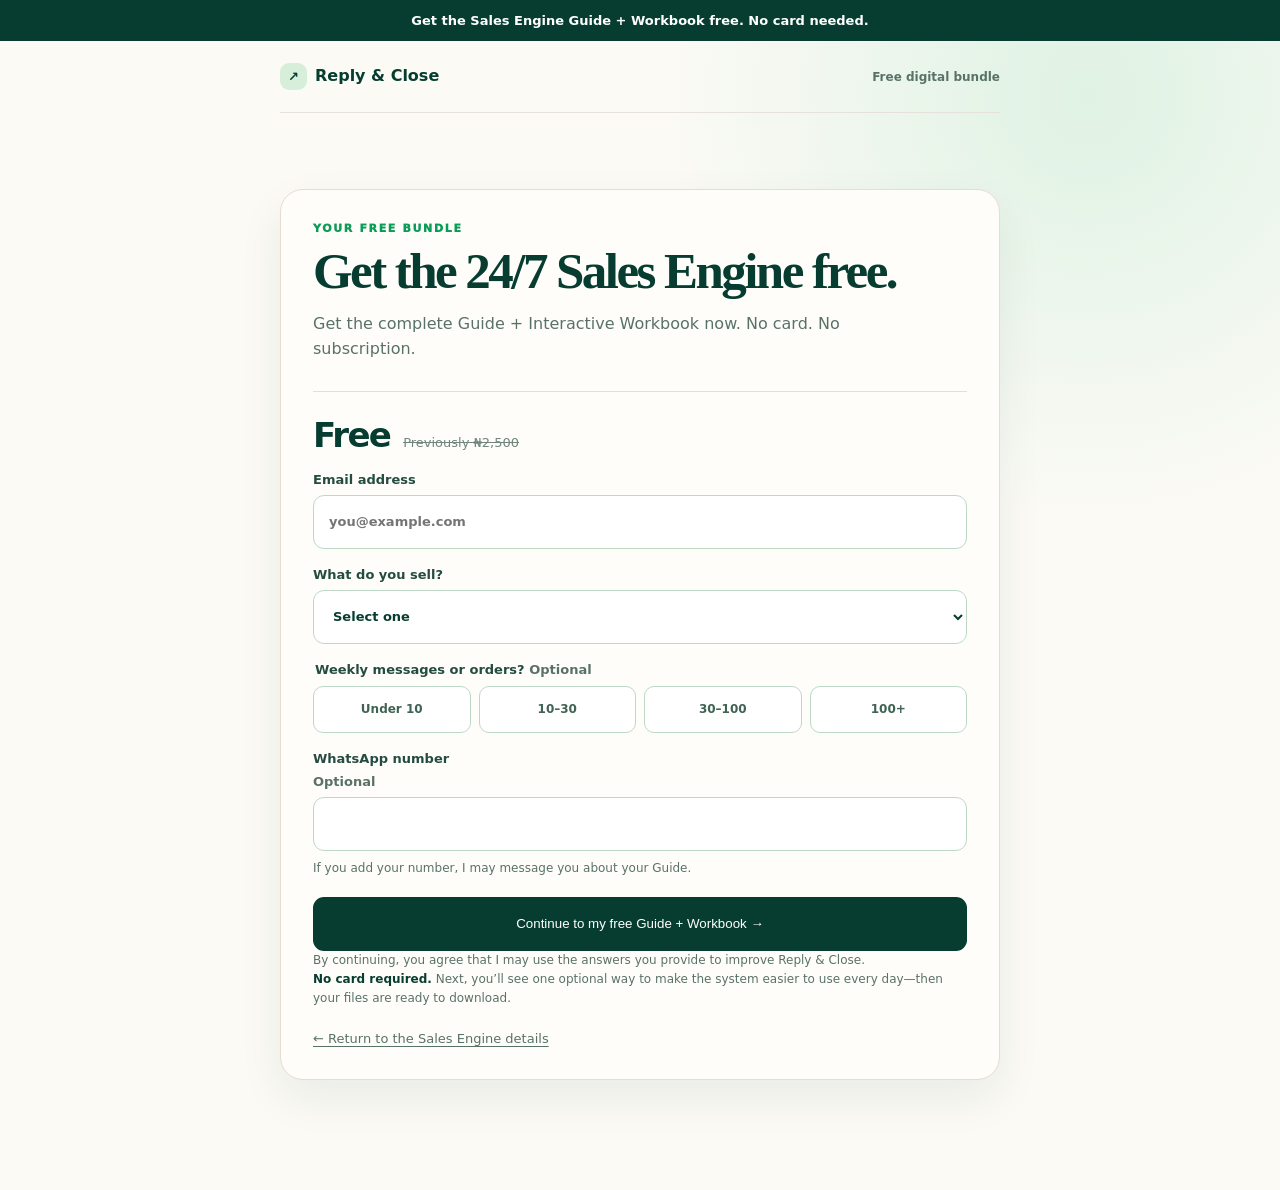
<file: checkout.html>
<!doctype html>
<html lang="en">
<head>
  <meta charset="utf-8">
  <meta name="viewport" content="width=device-width,initial-scale=1">
  <meta name="robots" content="noindex,nofollow">
  <title>Get the free Sales Engine bundle | Reply &amp; Close</title>
  <script>
    !function(f,b,e,v,n,t,s){if(f.fbq)return;n=f.fbq=function(){n.callMethod?n.callMethod.apply(n,arguments):n.queue.push(arguments)};if(!f._fbq)f._fbq=n;n.push=n;n.loaded=!0;n.version='2.0';n.queue=[];t=b.createElement(e);t.async=!0;t.src=v;s=b.getElementsByTagName(e)[0];s.parentNode.insertBefore(t,s)}(window,document,'script','https://connect.facebook.net/en_US/fbevents.js');
    fbq('init','1570154944799546');
    fbq('track','PageView');
  </script>
  <style>
    :root{--ink:#073d30;--green:#0b9c58;--cream:#fbfaf5;--line:#d9e9dc;--muted:#597268;--danger:#9d2c22}*{box-sizing:border-box}body{margin:0;min-height:100vh;color:var(--ink);background:radial-gradient(circle at 85% 8%,#dff2e4 0,transparent 27%),var(--cream);font-family:Inter,ui-sans-serif,system-ui,-apple-system,BlinkMacSystemFont,"Segoe UI",sans-serif}.top{padding:13px 0;background:var(--ink);color:#fff;text-align:center;font-size:13px;font-weight:750}.nav{height:72px;display:flex;align-items:center;justify-content:space-between;border-bottom:1px solid #e6e2d9}.wrap{width:min(100% - 32px,720px);margin:auto}.brand{color:var(--ink);font-size:16px;font-weight:900;text-decoration:none}.brand-mark{display:inline-grid;place-items:center;width:27px;height:27px;margin-right:8px;border-radius:9px;background:#d7eedb;font-size:13px}.nav-note{color:var(--muted);font-size:12px;font-weight:700}main{padding:76px 0 110px}.card{padding:32px;border:1px solid #e7dccd;border-radius:23px;background:#fffdf9;box-shadow:0 18px 45px rgba(7,61,48,.07)}.eyebrow{color:var(--green);font-size:11px;font-weight:950;letter-spacing:.15em;text-transform:uppercase}h1,p{margin:0}h1{margin:10px 0 13px;font-family:Georgia,"Times New Roman",serif;font-size:clamp(35px,6vw,51px);line-height:1.03;letter-spacing:-.05em}.lead{max-width:570px;color:var(--muted);font-size:16px;line-height:1.6}.price{display:flex;align-items:baseline;gap:13px;margin:29px 0 17px;padding-top:23px;border-top:1px solid #e6ded3}.price strong{font-size:34px;letter-spacing:-.05em}.price span{color:#71867c;font-size:13px;text-decoration:line-through}form{display:grid;gap:18px}label{display:grid;gap:8px;color:#244c40;font-size:13px;font-weight:850}#other-business-wrap[hidden]{display:none}input,select{width:100%;min-height:54px;padding:0 15px;border:1px solid #bdd9c6;border-radius:11px;color:var(--ink);background:#fff;font:inherit}input:focus,select:focus{outline:3px solid rgba(11,156,88,.18);border-color:var(--green)}fieldset{margin:0;padding:0;border:0}legend{margin-bottom:9px;color:#244c40;font-size:13px;font-weight:850}.volume-options{display:grid;grid-template-columns:repeat(4,1fr);gap:8px}.volume-option{position:relative}.volume-option input{position:absolute;inline-size:1px;block-size:1px;opacity:0}.volume-option span{display:grid;place-items:center;min-height:47px;padding:6px;border:1px solid #bdd9c6;border-radius:10px;color:#406354;background:#fff;font-size:12px;font-weight:800;text-align:center;cursor:pointer}.volume-option input:checked+span{border-color:var(--green);color:#fff;background:var(--green)}.consent{margin-top:-10px;color:var(--muted);font-size:12px;line-height:1.5}button{width:100%;min-height:54px;margin-top:2px;border:0;border-radius:11px;color:#fff;background:var(--ink);font:850 15px inherit;cursor:pointer}button:hover{background:#075b38}button:disabled{opacity:.7;cursor:wait}.note{margin-top:0;color:var(--muted);font-size:12px;line-height:1.6}.note strong{color:var(--ink)}.message{display:none;margin-top:0;padding:12px 14px;border-radius:10px;background:#fff0ee;color:var(--danger);font-size:13px;font-weight:750}.message.is-visible{display:block}.back{display:inline-block;margin-top:23px;color:#587267;font-size:13px;text-underline-offset:3px}@media(max-width:560px){main{padding:44px 0 70px}.card{padding:27px 21px}.nav-note{display:none}.volume-options{grid-template-columns:1fr 1fr}}
  </style>
</head>
<body>
  <div class="top">Get the Sales Engine Guide + Workbook free. No card needed.</div>
  <header class="wrap nav"><a class="brand" href="index.html"><span class="brand-mark">↗</span>Reply &amp; Close</a><span class="nav-note">Free digital bundle</span></header>
  <main><div class="wrap"><section class="card">
    <div class="eyebrow">Your free bundle</div>
    <h1>Get the 24/7 Sales Engine free.</h1>
    <p class="lead">Get the complete Guide + Interactive Workbook now. No card. No subscription.</p>
    <div class="price"><strong>Free</strong><span>Previously ₦2,500</span></div>
    <form id="free-guide-form" novalidate>
      <label>Email address<input name="email" type="email" autocomplete="email" placeholder="you@example.com" required maxlength="254"></label>
      <label>What do you sell?<select name="businessType" id="business-type" required><option value="" selected disabled>Select one</option><option>Food and drinks</option><option>Fashion, shoes and bags</option><option>Beauty, skincare, hair and perfumes</option><option>Health and wellness products</option><option>Home, kitchen and cleaning products</option><option>Phones, gadgets and electronics</option><option>Logistics and delivery</option><option>Other services</option><option>Digital products and courses</option><option value="Other">Other (type it in)</option></select><input name="otherBusinessType" id="other-business-type" type="text" maxlength="80" placeholder="Tell us what you sell" hidden></label>
      <fieldset><legend>Weekly messages or orders? <span style="font-weight:650;color:var(--muted)">Optional</span></legend><div class="volume-options"><label class="volume-option"><input type="radio" name="weeklyMessageVolume" value="Under 10"><span>Under 10</span></label><label class="volume-option"><input type="radio" name="weeklyMessageVolume" value="10-30"><span>10–30</span></label><label class="volume-option"><input type="radio" name="weeklyMessageVolume" value="30-100"><span>30–100</span></label><label class="volume-option"><input type="radio" name="weeklyMessageVolume" value="100+"><span>100+</span></label></div></fieldset>
      <label>WhatsApp number <span style="font-weight:650;color:var(--muted)">Optional</span><input name="whatsAppNumber" type="tel" autocomplete="tel" maxlength="30"></label>
      <p class="consent">If you add your number, I may message you about your Guide.</p>
      <button type="submit" id="submit-button">Continue to my free Guide + Workbook →</button>
      <p class="message" id="message" role="alert"></p>
    </form>
    <p class="note">By continuing, you agree that I may use the answers you provide to improve Reply &amp; Close.</p>
    <p class="note"><strong>No card required.</strong> Next, you’ll see one optional way to make the system easier to use every day—then your files are ready to download.</p>
    <a class="back" href="index.html">← Return to the Sales Engine details</a>
  </section></div></main>
  <script>
    (()=>{const form=document.querySelector('#free-guide-form'),button=document.querySelector('#submit-button'),message=document.querySelector('#message'),cookie=name=>(document.cookie.split('; ').find(item=>item.startsWith(`${name}=`))||'').slice(name.length+1),captureAttribution=()=>{const fbp=cookie('_fbp'),savedFbc=cookie('_fbc'),fbclid=new URLSearchParams(location.search).get('fbclid'),fbc=savedFbc||(fbclid?`fb.1.${Date.now()}.${fbclid}`:'');try{sessionStorage.setItem('salesEngineAttribution',JSON.stringify({fbp,fbc,eventSourceUrl:location.href,clientUserAgent:navigator.userAgent}));}catch(error){}};form.addEventListener('submit',event=>{event.preventDefault();message.classList.remove('is-visible');if(!form.reportValidity())return;button.disabled=true;button.textContent='Opening your free bundle…';captureAttribution();try{const values=Object.fromEntries(new FormData(form));sessionStorage.setItem('salesEnginePendingFreeSignup',JSON.stringify({values,createdAt:Date.now()}));sessionStorage.setItem('salesEngineFreeEmail',form.elements.email.value.trim().toLowerCase());location.assign('upsell.html?source=free');}catch(error){message.textContent='We could not open your free bundle. Please try again.';message.classList.add('is-visible');button.disabled=false;button.textContent='Continue to my free Guide + Workbook →';}})})();
  </script>
  <script>
    (() => {
      const select = document.querySelector('#business-type');
      const input = document.querySelector('#other-business-type');
      select.addEventListener('change', () => {
        if (select.value !== 'Other') return;
        select.hidden = true;
        input.hidden = false;
        input.required = true;
        input.focus();
      });
    })();
  </script>
</body>
</html>
</file>
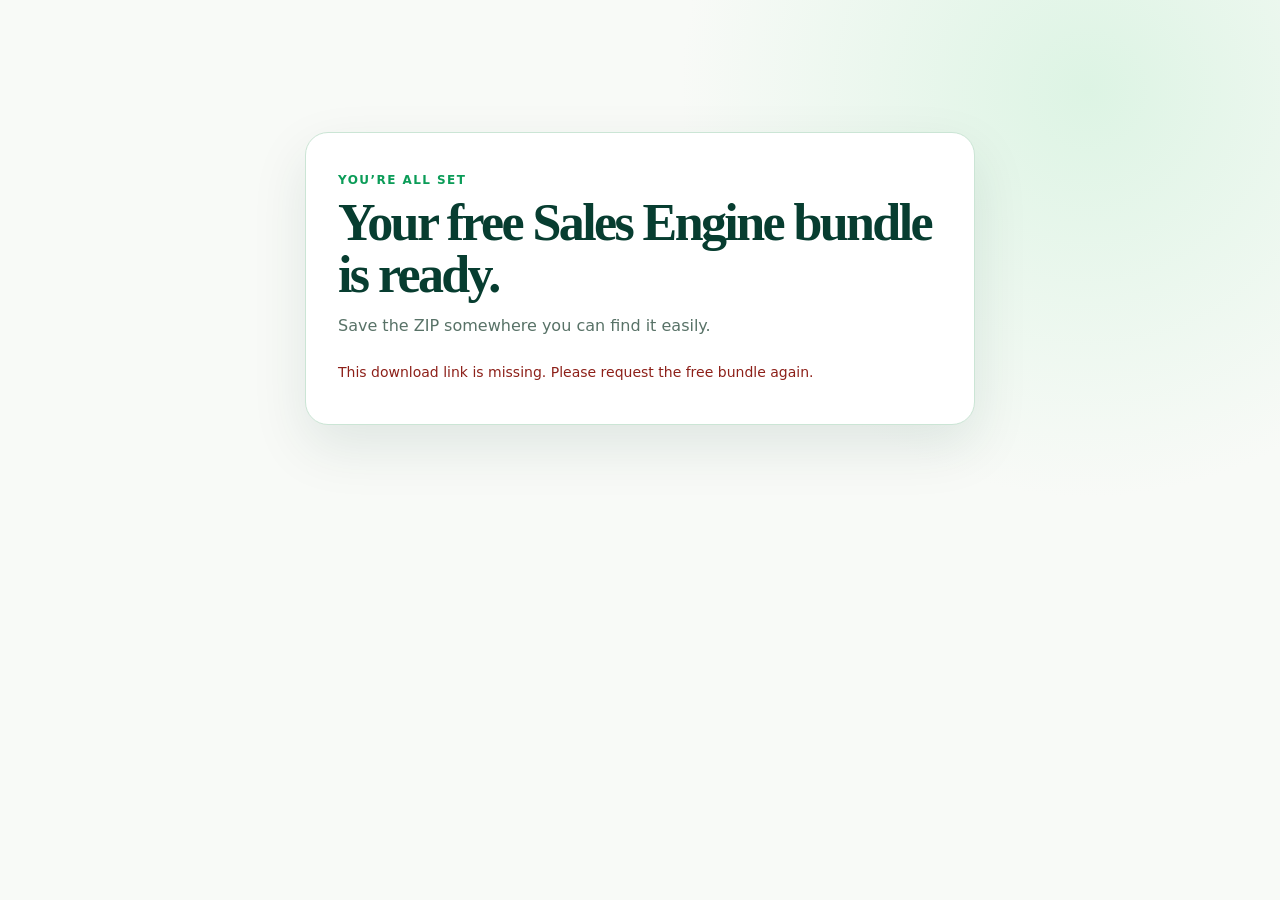
<file: guide-access.html>
<!doctype html>
<html lang="en"><head><meta charset="utf-8"><meta name="viewport" content="width=device-width,initial-scale=1"><meta name="robots" content="noindex,nofollow"><title>Your free Sales Engine files | Reply &amp; Close</title><style>:root{--ink:#073d30;--green:#0b9c58;--cream:#f8faf7;--line:#cbe5d5;--muted:#587267}*{box-sizing:border-box}body{margin:0;min-height:100vh;padding:24px;color:var(--ink);background:radial-gradient(circle at 85% 10%,#ddf4e4 0,transparent 30%),var(--cream);font-family:Inter,system-ui,sans-serif}.wrap{width:min(100%,670px);margin:0 auto;padding:12vh 0}.card{padding:40px 32px;border:1px solid var(--line);border-radius:23px;background:#fff;box-shadow:0 22px 55px rgba(7,61,48,.1)}.eyebrow{color:var(--green);font-size:12px;font-weight:900;letter-spacing:.12em;text-transform:uppercase}h1,p{margin:0}h1{margin:10px 0 12px;font-family:Georgia,serif;font-size:clamp(37px,7vw,52px);letter-spacing:-.05em;line-height:1}p{color:var(--muted);line-height:1.65}.download{display:none;align-items:center;justify-content:space-between;gap:18px;margin-top:28px;padding:20px;border:1px solid var(--line);border-radius:15px;background:#f7fbf7}.download strong{display:block}.download span{display:block;margin-top:4px;color:var(--muted);font-size:13px}.button{display:inline-flex;align-items:center;justify-content:center;min-height:48px;padding:0 18px;border-radius:10px;color:#fff;background:var(--ink);font-size:14px;font-weight:850;text-decoration:none;white-space:nowrap}.status{margin-top:22px;font-size:14px}.error{color:#8d2019}.spinner{display:inline-block;width:16px;height:16px;margin-right:8px;border:2px solid #dcefe1;border-top-color:var(--green);border-radius:50%;vertical-align:-3px;animation:spin .8s linear infinite}@keyframes spin{to{transform:rotate(360deg)}}@media(max-width:520px){.wrap{padding:7vh 0}.card{padding:30px 22px}.download{align-items:flex-start;flex-direction:column}.button{width:100%}}</style></head>
<body><main class="wrap"><section class="card"><div class="eyebrow">You’re all set</div><h1>Your free Sales Engine bundle is ready.</h1><p>Save the ZIP somewhere you can find it easily.</p><p class="status" id="status"><span class="spinner"></span>Preparing your download…</p><div class="download" id="download"><div><strong>Guide + Interactive Workbook</strong><span>The complete 24/7 Sales Engine package</span></div><a class="button" id="download-link" href="#">Download free bundle ↓</a></div><p class="status error" id="error" hidden></p></section></main><script>(async()=>{const token=new URLSearchParams(location.search).get('token'),status=document.querySelector('#status'),download=document.querySelector('#download'),link=document.querySelector('#download-link'),error=document.querySelector('#error');if(!token){status.hidden=true;error.textContent='This download link is missing. Please request the free bundle again.';error.hidden=false;return}try{const response=await fetch('/api/free-guide?action=verify&token='+encodeURIComponent(token)),result=await response.json();if(!response.ok||!result.valid)throw new Error(result.error||'We could not confirm this free Guide link.');link.href='/api/free-guide?action=download&token='+encodeURIComponent(token);status.hidden=true;download.style.display='flex'}catch(problem){status.hidden=true;error.textContent=(problem.message||'We could not confirm this free Guide link.')+' Please request the bundle again.';error.hidden=false}})()</script></body></html>
</file>
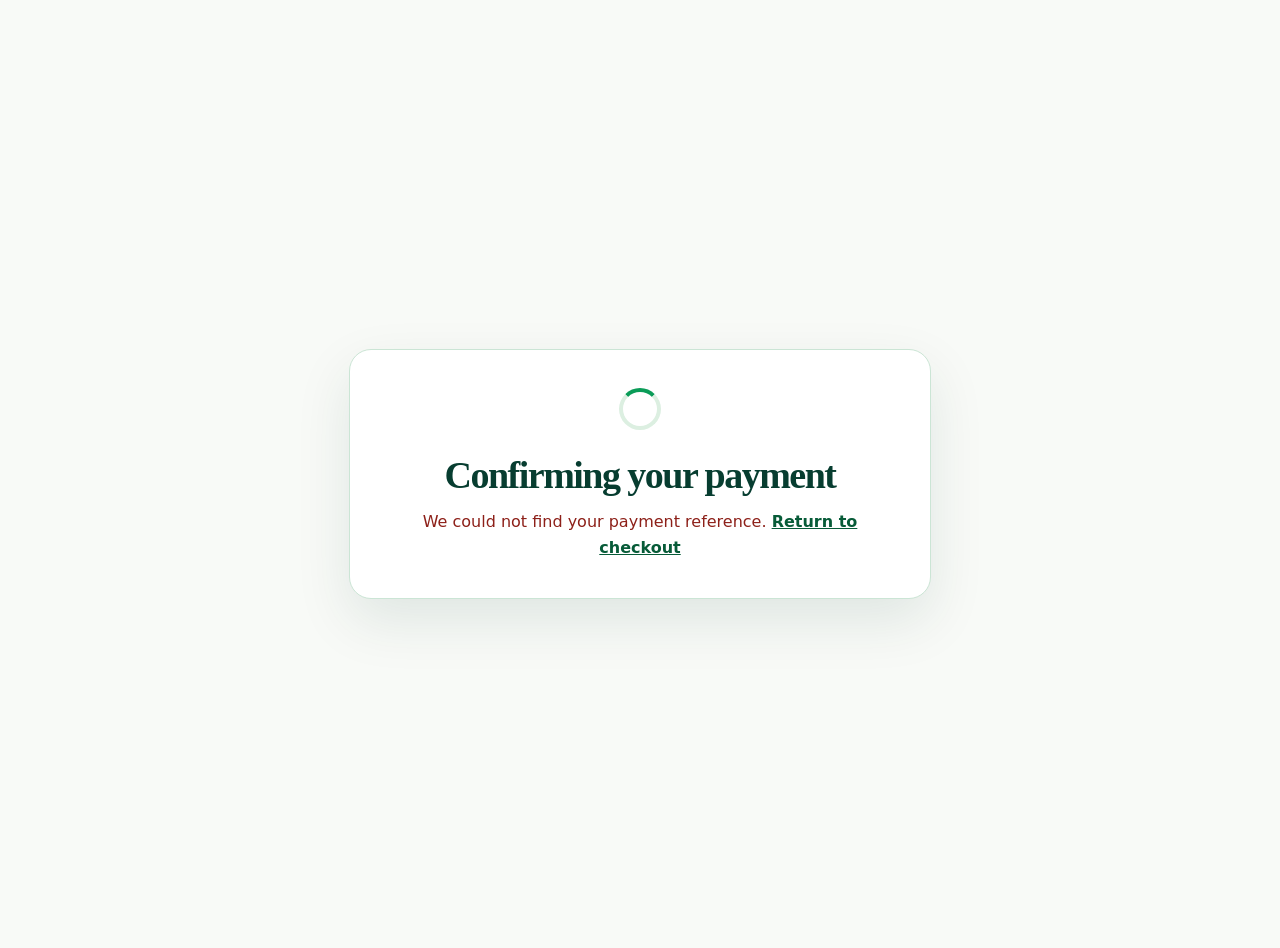
<file: payment-return.html>
<!doctype html>
<html lang="en">
<head>
  <meta charset="utf-8">
  <meta name="viewport" content="width=device-width,initial-scale=1">
  <meta name="robots" content="noindex,nofollow">
  <title>Confirming payment | Reply &amp; Close</title>
  <style>
    body{display:grid;min-height:100vh;place-items:center;margin:0;padding:24px;color:#073d30;background:#f8faf7;font-family:Inter,system-ui,sans-serif}.card{width:min(100%,520px);padding:38px 30px;border:1px solid #cbe5d5;border-radius:22px;background:#fff;text-align:center;box-shadow:0 22px 55px rgba(7,61,48,.1)}h1{margin:0 0 12px;font-family:Georgia,serif;font-size:38px;letter-spacing:-.04em}.spinner{width:34px;height:34px;margin:0 auto 23px;border:4px solid #dcefe1;border-top-color:#0b9c58;border-radius:50%;animation:spin .8s linear infinite}p{margin:0;color:#587267;line-height:1.6}.error{display:none;color:#8d2019}.error a{color:#075b38;font-weight:800}.actions{display:grid;gap:12px;margin-top:26px}.button{display:flex;min-height:50px;align-items:center;justify-content:center;padding:0 18px;border-radius:10px;color:#fff;background:#073d30;font-weight:800;text-decoration:none}.button.secondary{background:#0b9c58}.step{margin-top:20px;color:#587267;font-size:13px}.success{color:#0b7f48;font-weight:800}@keyframes spin{to{transform:rotate(360deg)}}
  </style>
</head>
<body>
  <main class="card">
    <div class="spinner" aria-hidden="true"></div>
    <h1>Confirming your payment</h1>
    <p id="status">One moment—we’re confirming your secure payment before we unlock your next step.</p>
    <p class="error" id="error"></p>
  </main>
  <script>
    !function(f,b,e,v,n,t,s){if(f.fbq)return;n=f.fbq=function(){n.callMethod?n.callMethod.apply(n,arguments):n.queue.push(arguments)};if(!f._fbq)f._fbq=n;n.push=n;n.loaded=!0;n.version='2.0';n.queue=[];t=b.createElement(e);t.async=!0;t.src=v;s=b.getElementsByTagName(e)[0];s.parentNode.insertBefore(t,s)}(window,document,'script','https://connect.facebook.net/en_US/fbevents.js');
    fbq('init','1570154944799546');
    fbq('track','PageView');
    (async()=>{
      const reference=new URLSearchParams(location.search).get('reference');
      const status=document.querySelector('#status');
      const error=document.querySelector('#error');
      if(!reference){
        status.style.display='none';
        error.innerHTML='We could not find your payment reference. <a href="checkout.html">Return to checkout</a>';
        error.style.display='block';
        return;
      }
      try{
        const response=await fetch('/api/paystack/verify?reference='+encodeURIComponent(reference));
        const result=await response.json();
        if(!response.ok||!result.paid)throw new Error(result.error||'We could not confirm this payment yet.');
        const pixelKey='salesEnginePurchase:'+reference;
        if(!sessionStorage.getItem(pixelKey)&&typeof fbq==='function'){
          fbq('track','Purchase',{value:result.amountNaira,currency:'NGN',content_name:result.kind==='app'?'Sales Engine App':result.kind==='app_upgrade'?'Sales Engine App upgrade':'24/7 Sales Engine Guide + Interactive Workbook',content_type:'product'},{eventID:reference});
          sessionStorage.setItem(pixelKey,'1');
        }
        if(result.kind==='app'){
          fetch('/api/free-guide?action=app-payment-complete',{
            method:'POST',headers:{'Content-Type':'application/json'},keepalive:true,
            body:JSON.stringify({reference})
          }).catch(()=>{});
          document.querySelector('.spinner').style.display='none';
          document.querySelector('h1').textContent='Your Sales Engine is ready.';
          status.innerHTML='<span class="success">Payment confirmed.</span> First, save your Guide + Workbook. Then create your App account with the same email you used to pay.';
          const actions=document.createElement('div');
          actions.className='actions';
          actions.innerHTML='<a class="button" href="/api/guide-download.js?reference='+encodeURIComponent(reference)+'">Download my Guide + Workbook ↓</a><a class="button secondary" href="https://sale-engine.lovable.app/thank-you?reference='+encodeURIComponent(reference)+'">Continue to set up my App →</a><p class="step">Your App access is already being prepared. The download is yours too.</p>';
          document.querySelector('.card').appendChild(actions);
          return;
        }
        location.replace('upsell.html?reference='+encodeURIComponent(reference));
      }catch(problem){
        status.style.display='none';
        error.innerHTML=(problem.message||'We could not confirm this payment yet.')+' Please wait a moment and <a href="'+location.href.replace(/"/g,'%22')+'">try again</a>.';
        error.style.display='block';
      }
    })();
  </script>
</body>
</html>
</file>
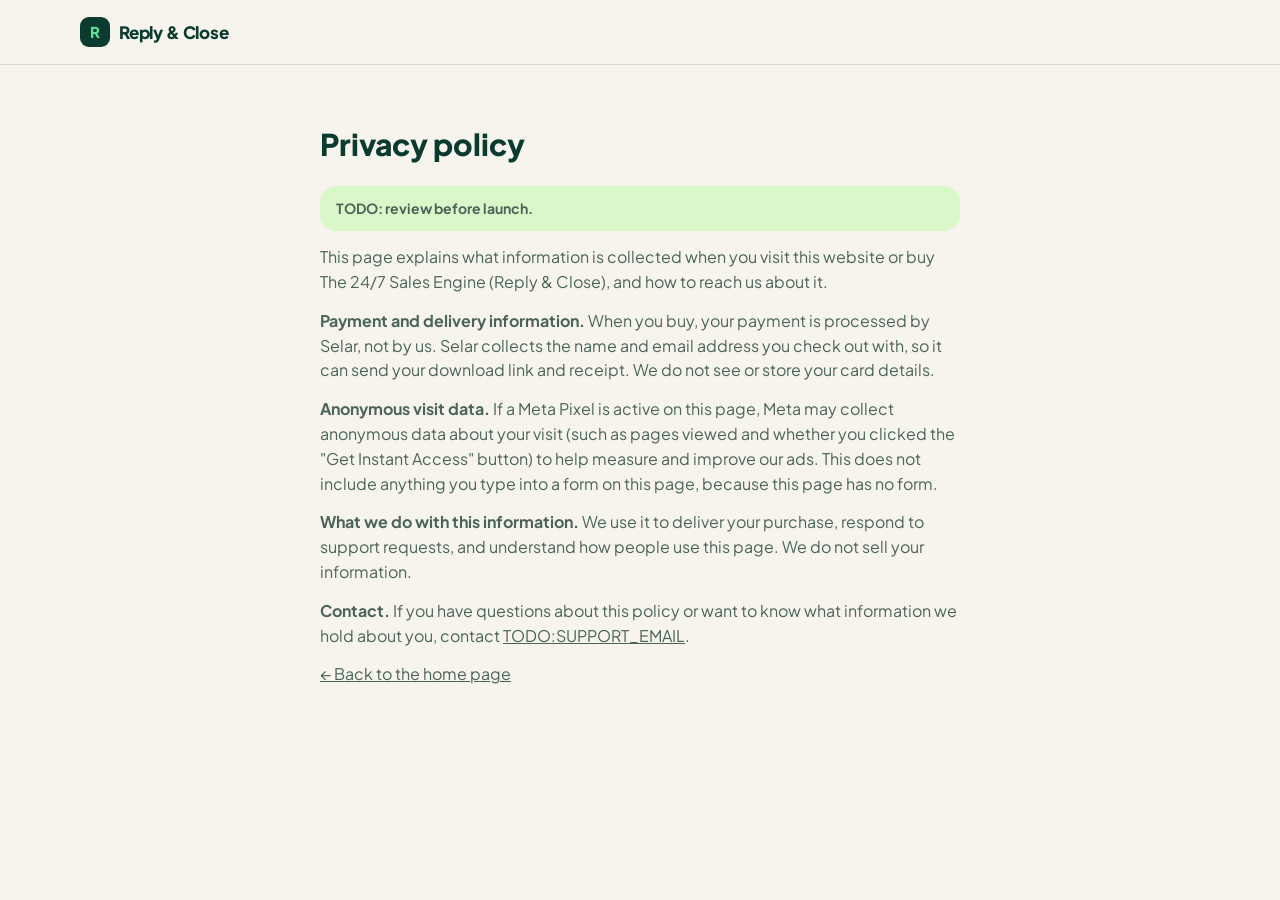
<file: privacy.html>
<!doctype html>
<html lang="en">
<head>
<meta charset="utf-8">
<meta name="viewport" content="width=device-width, initial-scale=1">
<title>Privacy policy | Reply &amp; Close</title>
<meta name="description" content="Privacy policy for The 24/7 Sales Engine (Reply & Close).">
<link rel="icon" href="favicon-32.png" type="image/png">
<link rel="preconnect" href="https://fonts.googleapis.com">
<link rel="preconnect" href="https://fonts.gstatic.com" crossorigin>
<link href="https://fonts.googleapis.com/css2?family=Plus+Jakarta+Sans:wght@400;500;600;700;800&display=swap" rel="stylesheet">
<link rel="stylesheet" href="styles.css">
</head>
<body>
<header class="site-header">
  <div class="wrap">
    <a href="index.html" class="brand" aria-label="Reply &amp; Close home">
      <span class="brand-mark">R</span>
      <span>Reply &amp; Close</span>
    </a>
  </div>
</header>
<main class="policy">
  <h1>Privacy policy</h1>
  <p class="policy-todo">TODO: review before launch.</p>

  <p>This page explains what information is collected when you visit this website or buy The 24/7 Sales Engine (Reply &amp; Close), and how to reach us about it.</p>

  <p><strong>Payment and delivery information.</strong> When you buy, your payment is processed by Selar, not by us. Selar collects the name and email address you check out with, so it can send your download link and receipt. We do not see or store your card details.</p>

  <p><strong>Anonymous visit data.</strong> If a Meta Pixel is active on this page, Meta may collect anonymous data about your visit (such as pages viewed and whether you clicked the "Get Instant Access" button) to help measure and improve our ads. This does not include anything you type into a form on this page, because this page has no form.</p>

  <p><strong>What we do with this information.</strong> We use it to deliver your purchase, respond to support requests, and understand how people use this page. We do not sell your information.</p>

  <p><strong>Contact.</strong> If you have questions about this policy or want to know what information we hold about you, contact <a href="mailto:TODO:SUPPORT_EMAIL" class="support-email-link">TODO:SUPPORT_EMAIL</a>.</p>

  <p><a href="index.html">&larr; Back to the home page</a></p>
</main>
<script src="script.js"></script>
</body>
</html>
</file>
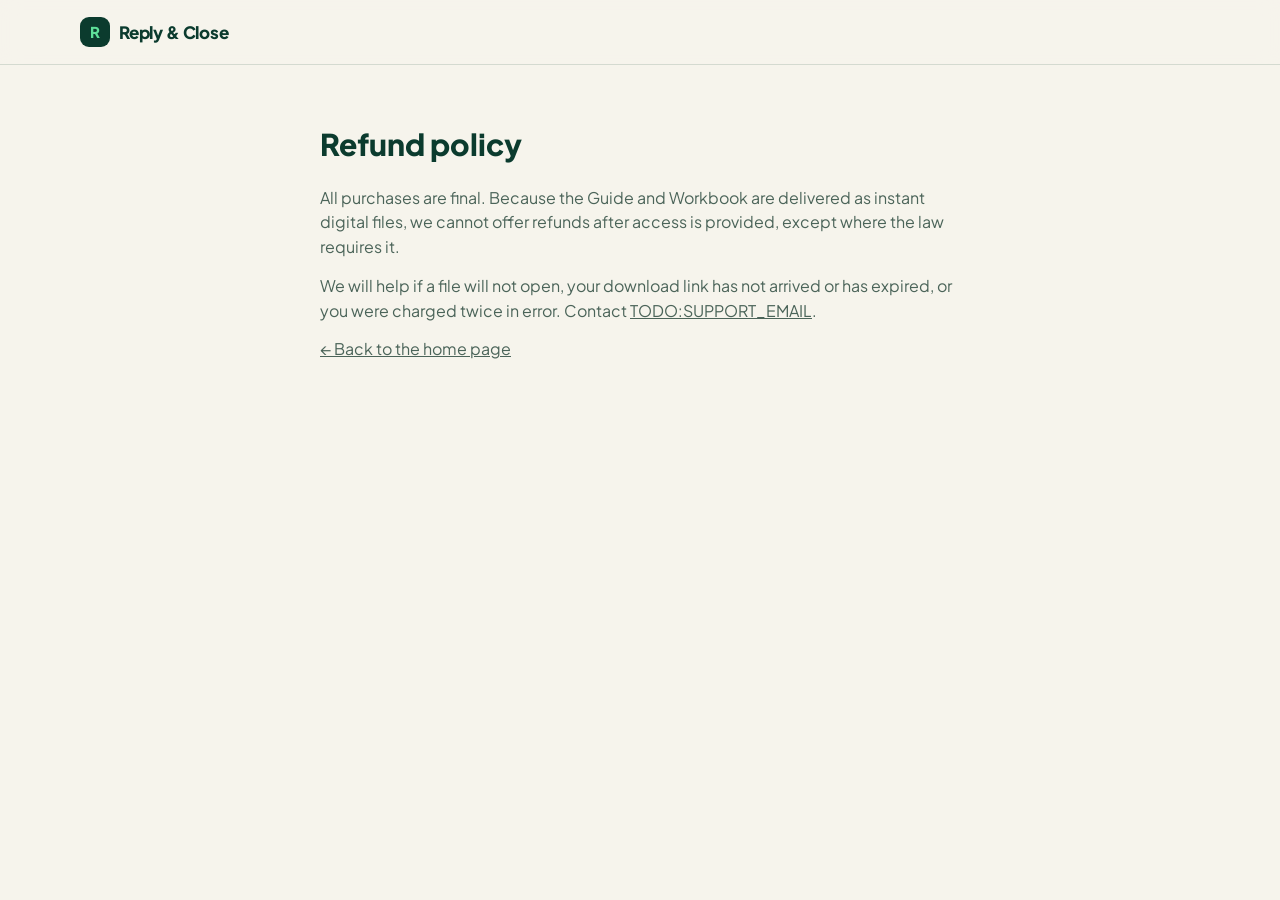
<file: refund.html>
<!doctype html>
<html lang="en">
<head>
<meta charset="utf-8">
<meta name="viewport" content="width=device-width, initial-scale=1">
<title>Refund policy | Reply &amp; Close</title>
<meta name="description" content="Refund policy for The 24/7 Sales Engine (Reply & Close).">
<link rel="icon" href="favicon-32.png" type="image/png">
<link rel="preconnect" href="https://fonts.googleapis.com">
<link rel="preconnect" href="https://fonts.gstatic.com" crossorigin>
<link href="https://fonts.googleapis.com/css2?family=Plus+Jakarta+Sans:wght@400;500;600;700;800&display=swap" rel="stylesheet">
<link rel="stylesheet" href="styles.css">
</head>
<body>
<header class="site-header">
  <div class="wrap">
    <a href="index.html" class="brand" aria-label="Reply &amp; Close home">
      <span class="brand-mark">R</span>
      <span>Reply &amp; Close</span>
    </a>
  </div>
</header>
<main class="policy">
  <h1>Refund policy</h1>
  <p>All purchases are final. Because the Guide and Workbook are delivered as instant digital files, we cannot offer refunds after access is provided, except where the law requires it.</p>
  <p>We will help if a file will not open, your download link has not arrived or has expired, or you were charged twice in error. Contact <a href="mailto:TODO:SUPPORT_EMAIL" class="support-email-link">TODO:SUPPORT_EMAIL</a>.</p>
  <p><a href="index.html">&larr; Back to the home page</a></p>
</main>
<script src="script.js"></script>
</body>
</html>
</file>
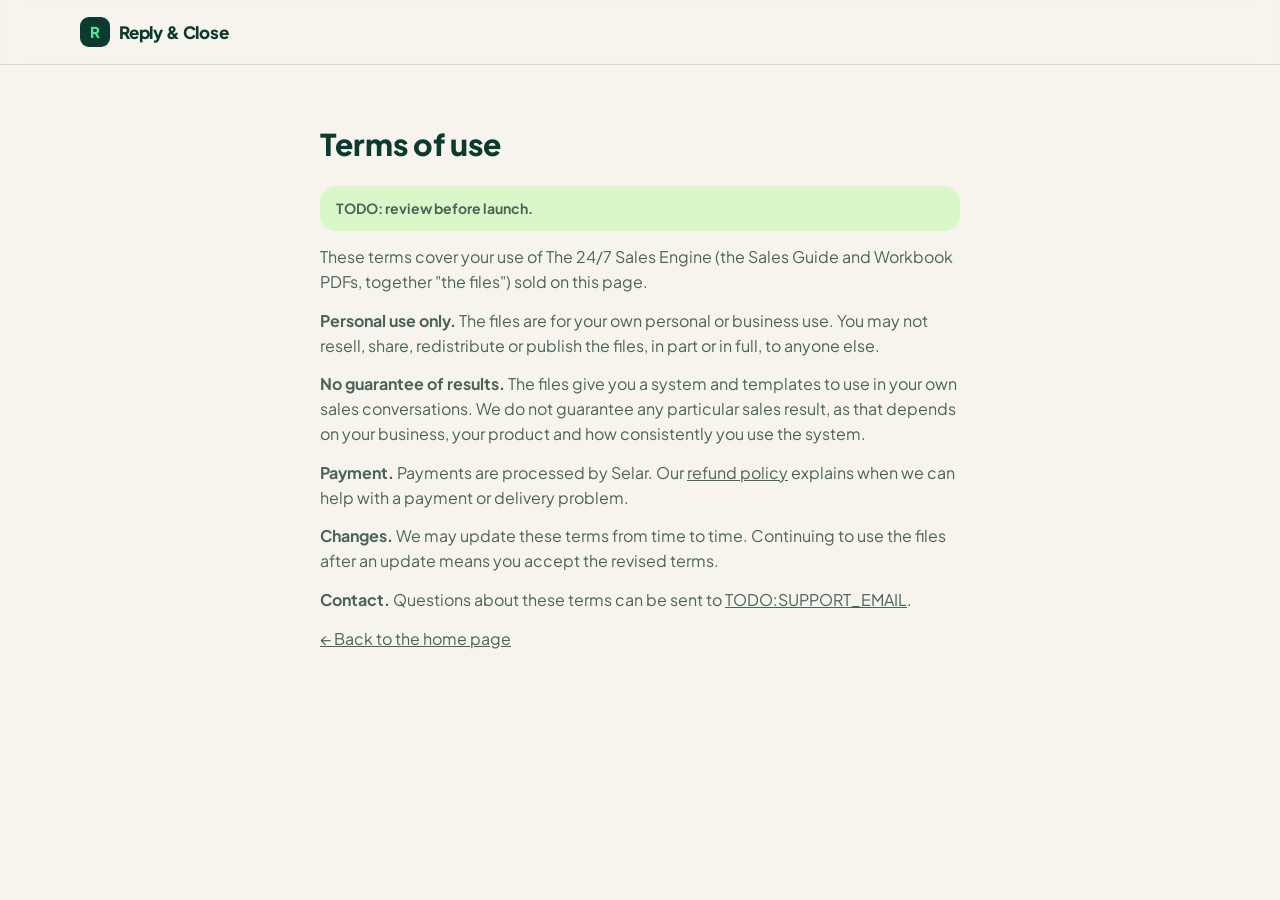
<file: terms.html>
<!doctype html>
<html lang="en">
<head>
<meta charset="utf-8">
<meta name="viewport" content="width=device-width, initial-scale=1">
<title>Terms of use | Reply &amp; Close</title>
<meta name="description" content="Terms of use for The 24/7 Sales Engine (Reply & Close).">
<link rel="icon" href="favicon-32.png" type="image/png">
<link rel="preconnect" href="https://fonts.googleapis.com">
<link rel="preconnect" href="https://fonts.gstatic.com" crossorigin>
<link href="https://fonts.googleapis.com/css2?family=Plus+Jakarta+Sans:wght@400;500;600;700;800&display=swap" rel="stylesheet">
<link rel="stylesheet" href="styles.css">
</head>
<body>
<header class="site-header">
  <div class="wrap">
    <a href="index.html" class="brand" aria-label="Reply &amp; Close home">
      <span class="brand-mark">R</span>
      <span>Reply &amp; Close</span>
    </a>
  </div>
</header>
<main class="policy">
  <h1>Terms of use</h1>
  <p class="policy-todo">TODO: review before launch.</p>

  <p>These terms cover your use of The 24/7 Sales Engine (the Sales Guide and Workbook PDFs, together "the files") sold on this page.</p>

  <p><strong>Personal use only.</strong> The files are for your own personal or business use. You may not resell, share, redistribute or publish the files, in part or in full, to anyone else.</p>

  <p><strong>No guarantee of results.</strong> The files give you a system and templates to use in your own sales conversations. We do not guarantee any particular sales result, as that depends on your business, your product and how consistently you use the system.</p>

  <p><strong>Payment.</strong> Payments are processed by Selar. Our <a href="refund.html">refund policy</a> explains when we can help with a payment or delivery problem.</p>

  <p><strong>Changes.</strong> We may update these terms from time to time. Continuing to use the files after an update means you accept the revised terms.</p>

  <p><strong>Contact.</strong> Questions about these terms can be sent to <a href="mailto:TODO:SUPPORT_EMAIL" class="support-email-link">TODO:SUPPORT_EMAIL</a>.</p>

  <p><a href="index.html">&larr; Back to the home page</a></p>
</main>
<script src="script.js"></script>
</body>
</html>
</file>
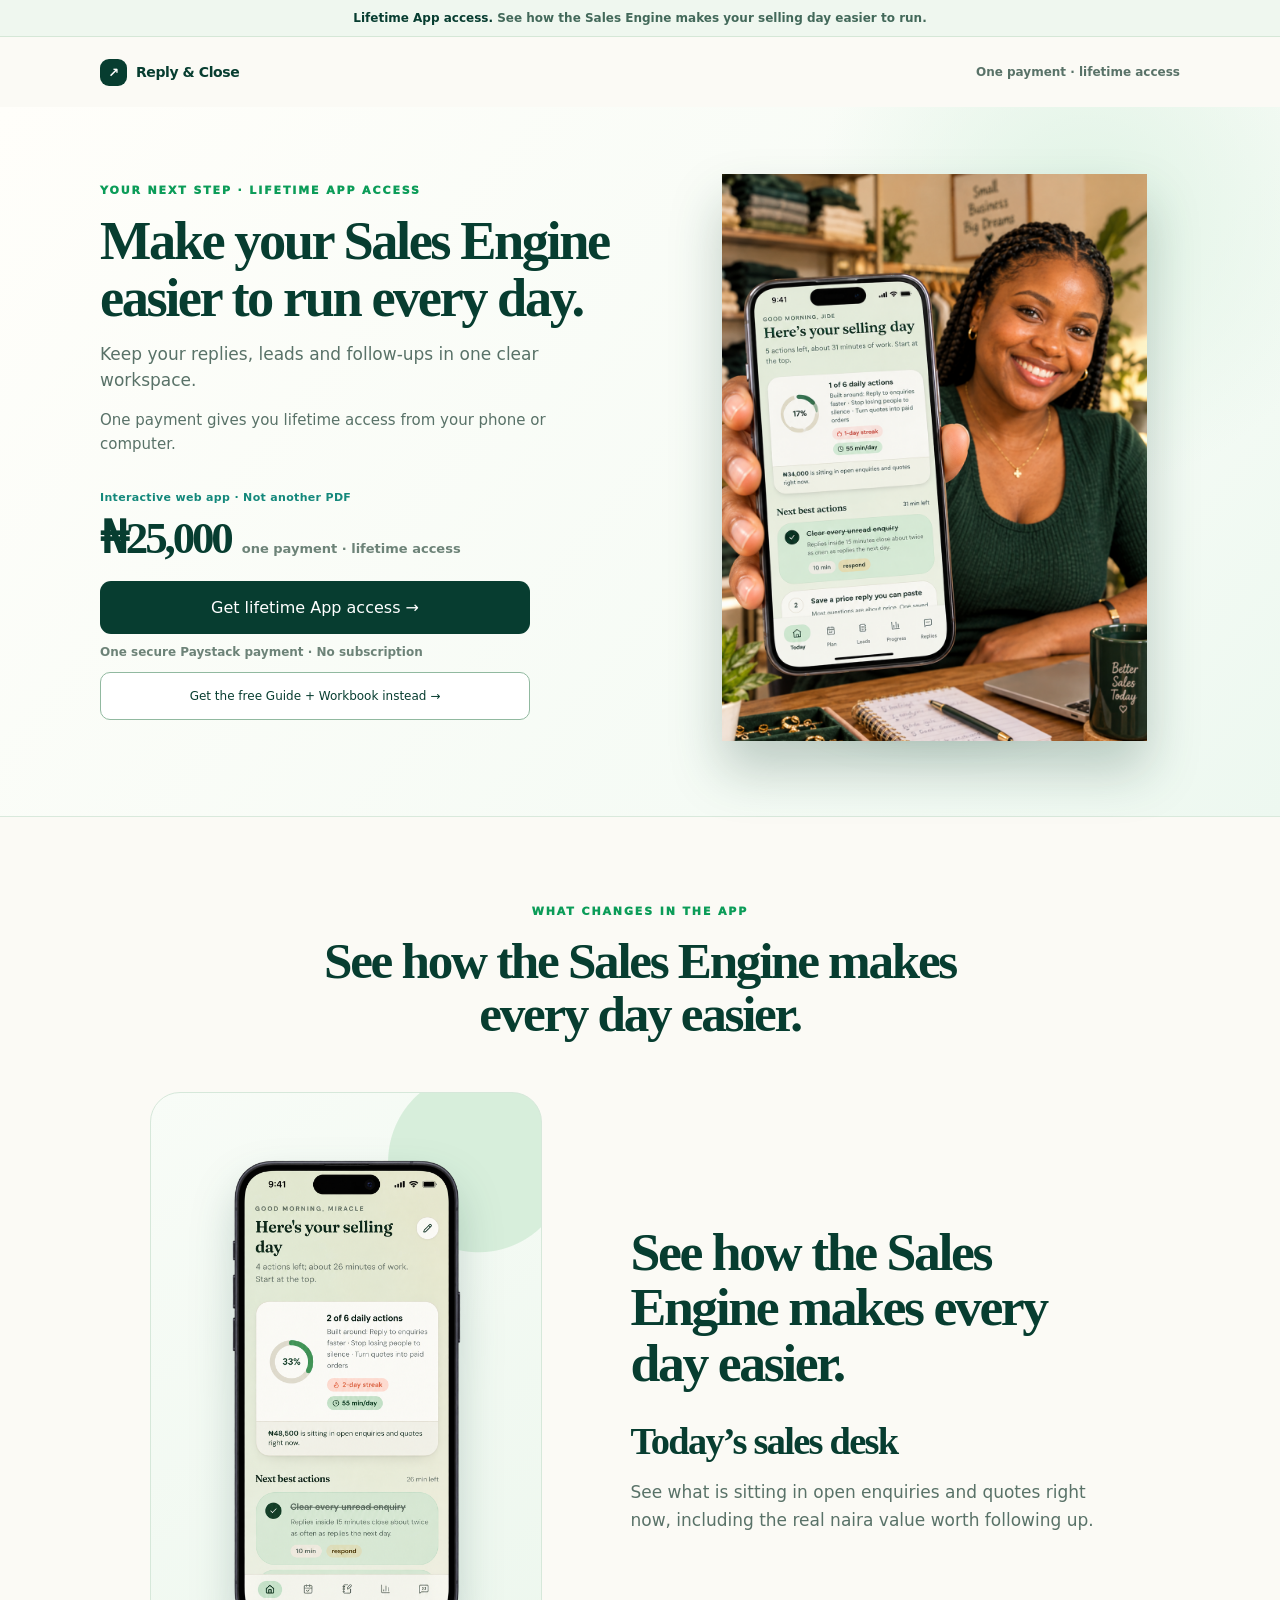
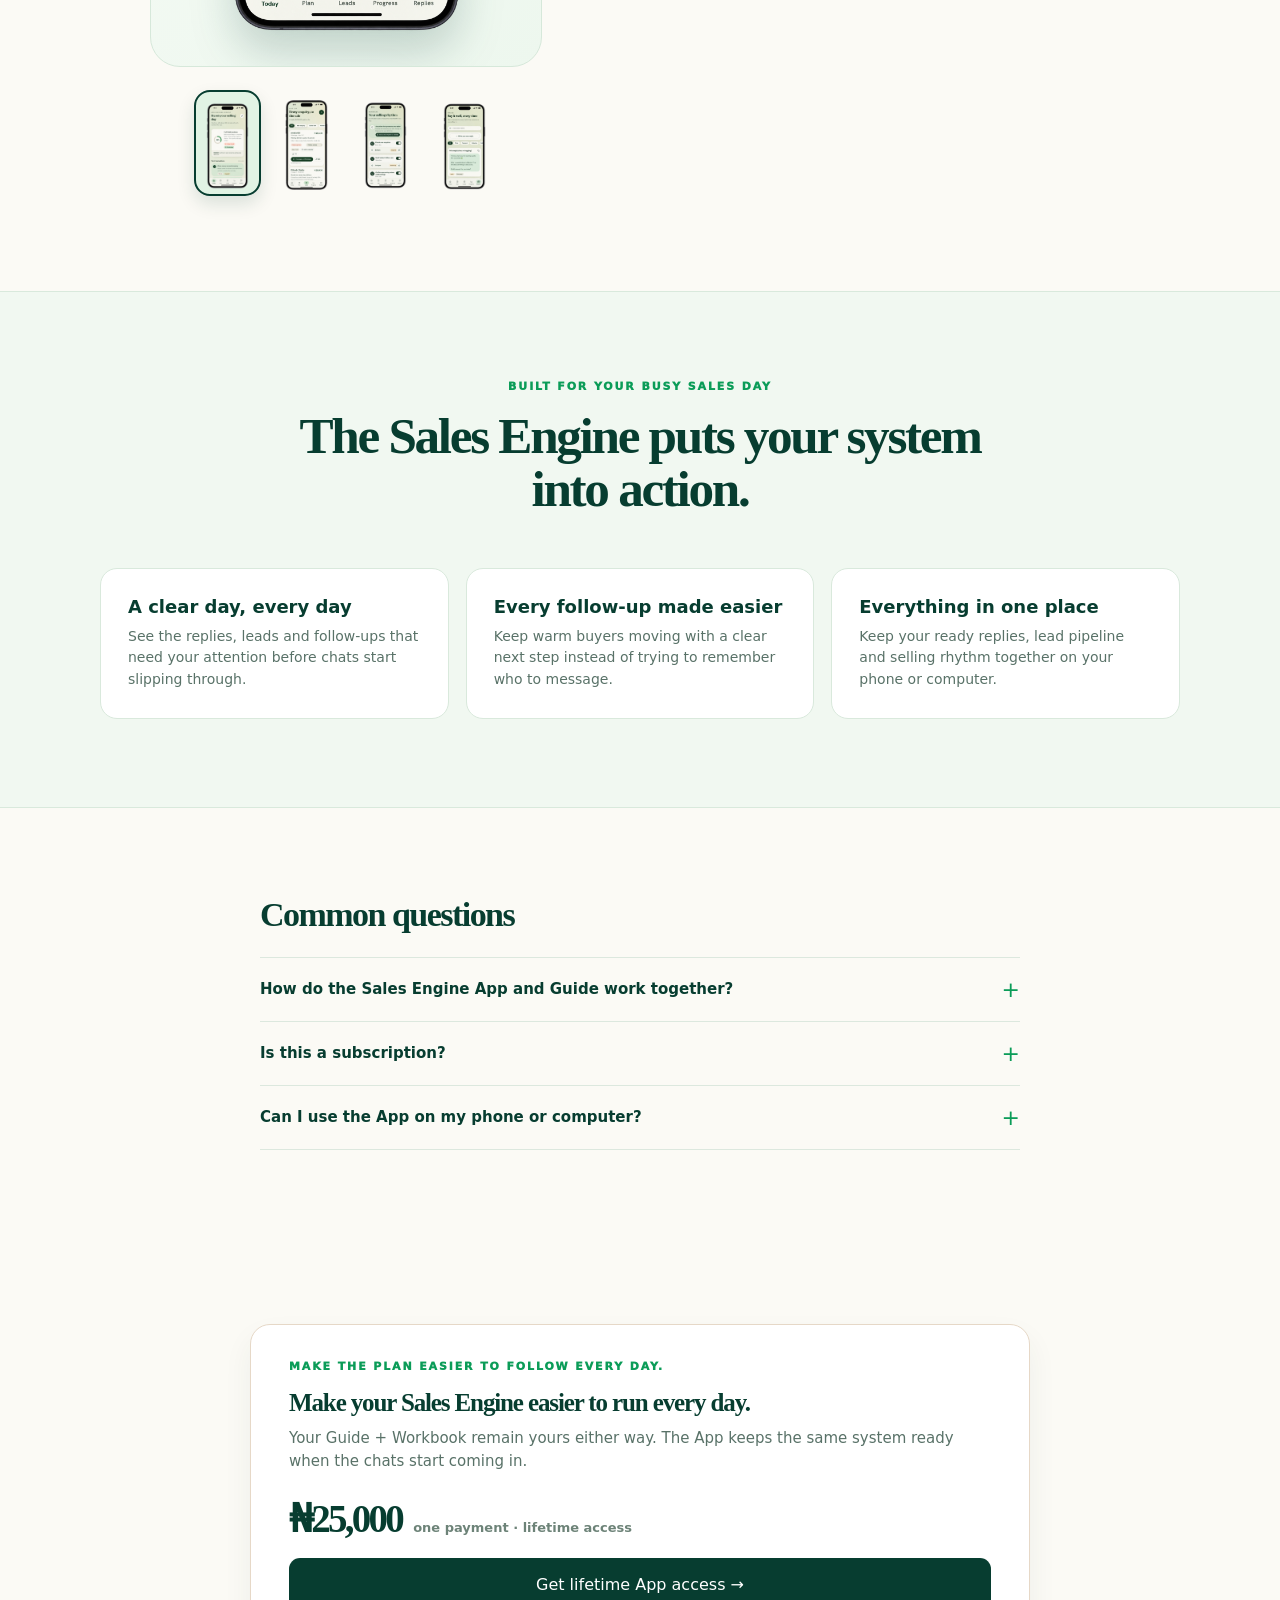
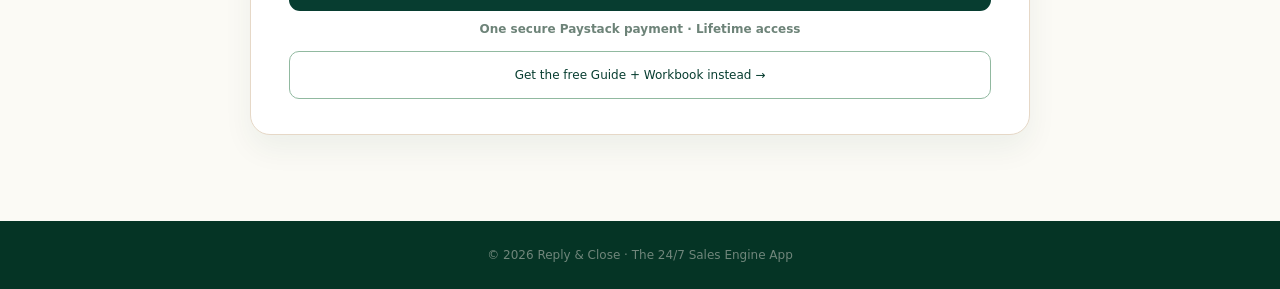
<file: upsell.html>
<!doctype html>
<html lang="en">
<head>
  <meta charset="utf-8"><meta name="viewport" content="width=device-width,initial-scale=1"><meta name="robots" content="noindex,nofollow">
  <meta name="description" content="See how the Sales Engine App makes the Guide easier to run."><title>The 24/7 Sales Engine App</title>
  <script>!function(f,b,e,v,n,t,s){if(f.fbq)return;n=f.fbq=function(){n.callMethod?n.callMethod.apply(n,arguments):n.queue.push(arguments)};if(!f._fbq)f._fbq=n;n.push=n;n.loaded=!0;n.version='2.0';n.queue=[];t=b.createElement(e);t.async=!0;t.src=v;s=b.getElementsByTagName(e)[0];s.parentNode.insertBefore(t,s)}(window,document,'script','https://connect.facebook.net/en_US/fbevents.js');fbq('init','1570154944799546');fbq('track','PageView');</script>
  <style>
    :root{--ink:#073d30;--green:#0b9c58;--green-dark:#075b38;--mint:#e7f5ea;--cream:#fbfaf5;--paper:#fffefb;--line:#d9e9dc;--muted:#597268;--gold:#f4af20;--shadow:0 26px 64px rgba(7,61,48,.12)}*{box-sizing:border-box}html{scroll-behavior:smooth}body{margin:0;color:var(--ink);background:var(--cream);font-family:Inter,ui-sans-serif,system-ui,-apple-system,BlinkMacSystemFont,"Segoe UI",sans-serif;-webkit-font-smoothing:antialiased}button{font:inherit}a{color:inherit}.wrap{width:min(1080px,calc(100% - 40px));margin:auto}.serif,h1,h2,h3{font-family:Georgia,"Times New Roman",serif;letter-spacing:-.045em}.notice{padding:11px 20px;background:#eff7ef;border-bottom:1px solid #d5e7d7;color:#43695a;text-align:center;font-size:12px;font-weight:750}.notice strong{color:var(--ink)}.nav{height:70px;display:flex;align-items:center;justify-content:space-between;gap:18px}.brand{display:flex;align-items:center;gap:9px;font-size:14px;font-weight:900;letter-spacing:-.03em}.brand-mark{display:grid;place-items:center;width:27px;height:27px;border-radius:9px;background:var(--ink);color:#fff;font-size:13px}.nav-note{color:var(--muted);font-size:12px;font-weight:700}.hero{padding:67px 0 75px;background:radial-gradient(circle at 85% 15%,#e0f3e5 0,transparent 22%),linear-gradient(130deg,#fffefa 0%,#f5fbf5 70%,#edf8f0 100%);border-bottom:1px solid var(--line)}.hero-grid{display:grid;grid-template-columns:1.03fr .97fr;grid-template-rows:auto auto;column-gap:68px;row-gap:0;align-items:center}.hero-copy{grid-column:1;grid-row:1}.hero-offer{grid-column:1;grid-row:2;align-self:start}.eyebrow{margin-bottom:16px;color:var(--green);font-size:11px;font-weight:950;letter-spacing:.17em;text-transform:uppercase}h1,h2,h3,p{margin:0}h1{max-width:560px;font-size:clamp(37px,4.25vw,58px);line-height:1.03}.hero-summary{max-width:520px;margin-top:15px;color:#597268;font-size:17px;line-height:1.55}.hero-description{max-width:500px;margin-top:15px;color:var(--muted);font-size:15px;line-height:1.6}.offer{max-width:430px;margin-top:24px}.offer-kicker{color:#13887b;font-size:11px;font-weight:850;letter-spacing:.03em}.price-row{display:flex;align-items:baseline;gap:11px;margin:7px 0 5px}.price-row strong{font-family:Georgia,"Times New Roman",serif;font-size:45px;letter-spacing:-.07em}.price-row span{color:#6d8378;font-size:13px;font-weight:700}.price-row .total{text-decoration:line-through}.app-button{width:100%;min-height:53px;margin-top:12px;border:0;border-radius:11px;background:var(--ink);color:#fff;font:800 14px inherit;cursor:pointer;transition:background .18s,transform .18s}.app-button:hover{background:var(--green-dark);transform:translateY(-1px)}.app-button:disabled{cursor:wait;opacity:.7}.micro{margin-top:11px;color:#6d8378;font-size:12px;font-weight:700}.decline{display:inline-block;margin-top:16px;padding:0;border:0;color:#587267;background:transparent;font:inherit;font-size:12px;text-decoration:underline;text-underline-offset:3px;cursor:pointer}.decline:hover{color:var(--ink)}.hero-offer .decline{margin-top:13px}.checkout-message{display:none;max-width:520px;margin-top:12px;padding:10px;border-radius:8px;background:#fff0ee;color:#9d2c22;font-size:12px;font-weight:700}.checkout-message.is-visible{display:block}.phone-stage{position:relative;grid-column:2;grid-row:1 / span 2;min-height:510px;display:grid;place-items:center}.phone-stage:before{content:"";position:absolute;width:420px;height:420px;border-radius:50%;background:#d6efd9}.phone-stage:after{content:"";position:absolute;width:290px;height:105px;bottom:5px;border-radius:50%;background:rgba(13,71,49,.14);filter:blur(20px)}.hero-photo{position:relative;z-index:1;width:min(100%,425px);margin:0}.hero-photo img{display:block;width:100%;filter:drop-shadow(0 29px 26px rgba(8,55,39,.24))}section{padding:88px 0}.section-head{max-width:690px;margin:0 auto 52px;text-align:center}.section-head h2{font-size:clamp(34px,4vw,52px);line-height:1.04}.section-head p{margin-top:15px;color:var(--muted);font-size:17px;line-height:1.6}.showcase{display:grid;grid-template-columns:minmax(300px,.88fr) minmax(360px,1.12fr);grid-template-rows:auto auto;column-gap:88px;row-gap:23px;align-items:center;max-width:980px;margin:auto}.screen{grid-column:1;grid-row:1;display:grid;place-items:center;min-height:575px;padding:22px 18px;border:1px solid #d6e8da;border-radius:30px;background:radial-gradient(circle at 84% 12%,#d7eedb 0 90px,transparent 91px),linear-gradient(145deg,#f8fcf7,#edf7ee);overflow:hidden}.screen img{display:block;width:auto;max-width:100%;height:min(525px,54vw);object-fit:contain;filter:drop-shadow(0 22px 22px rgba(7,61,48,.2))}.showcopy{grid-column:2;grid-row:1}.showcopy h2{font-size:clamp(37px,4.2vw,55px);line-height:1.03}.showcopy h3{margin-top:30px;font-size:clamp(27px,3vw,39px);line-height:1.08}.showcopy p{max-width:465px;margin-top:16px;color:var(--muted);font-size:17px;line-height:1.65}.tabs{grid-column:1;grid-row:2;display:flex;justify-content:center;gap:12px;min-width:0;padding:0 8px 7px}.tab{flex:0 0 67px;padding:4px;border:2px solid transparent;border-radius:16px;background:transparent;cursor:pointer}.tab:hover{transform:translateY(-2px);background:#eff8ef}.tab[aria-pressed="true"]{border-color:var(--ink);background:#e1f3e4;box-shadow:0 8px 17px rgba(7,61,48,.13)}.tab img{display:block;width:100%;height:94px;object-fit:contain}.tab:focus-visible{outline:3px solid var(--gold);outline-offset:3px}.how{background:#f1f8f1;border-top:1px solid var(--line);border-bottom:1px solid var(--line)}.benefits{display:grid;grid-template-columns:repeat(3,1fr);gap:17px}.benefit{padding:27px;border:1px solid var(--line);border-radius:17px;background:#fff}.benefit-icon{display:grid;place-items:center;width:39px;height:39px;margin-bottom:18px;border-radius:50%;color:var(--green-dark);background:#e5f5e8;font-size:18px}.benefit h3{font-family:inherit;letter-spacing:0;font-size:18px}.benefit p{margin-top:9px;color:var(--muted);font-size:14px;line-height:1.55}.faq{max-width:760px;margin:auto}.faq h2{margin-bottom:23px;font-size:34px}.faq details{border-top:1px solid #dce8de}.faq details:last-child{border-bottom:1px solid #dce8de}.faq summary{display:flex;align-items:center;justify-content:space-between;gap:18px;padding:19px 0;font-size:15px;font-weight:850;cursor:pointer;list-style:none}.faq summary:after{content:"+";color:var(--green);font-size:22px;font-weight:500}.faq details[open] summary:after{content:"–"}.faq p{max-width:650px;margin:-3px 0 20px;color:var(--muted);font-size:14px;line-height:1.65}.close{padding:86px 0;background:var(--cream)}.close-card{max-width:780px;margin:auto;padding:35px 38px;border:1px solid #e6d8c7;border-radius:20px;background:#fff;box-shadow:0 14px 30px rgba(7,61,48,.06)}.close-card h2{font-size:25px;line-height:1.12}.close-card>p{margin-top:10px;color:var(--muted);font-size:15px;line-height:1.55}.close .offer{max-width:none;margin-top:23px}.close .price-row strong{font-size:39px}.close .decline{display:block;margin:15px auto 0}.close .micro{text-align:center}.error-screen{display:none;padding:45px 0;text-align:center}.error-screen p{color:#9d2c22}.loading{padding:35px;text-align:center;color:var(--muted)}.spinner{display:inline-block;width:18px;height:18px;margin-right:8px;border:2px solid #dcefe1;border-top-color:var(--green);border-radius:50%;vertical-align:-4px;animation:spin .8s linear infinite}@keyframes spin{to{transform:rotate(360deg)}}footer{padding:27px 0;color:#70867b;background:#053425;font-size:12px;text-align:center}@media(max-width:760px){.wrap{width:min(100% - 32px,560px)}.nav-note{display:none}.hero{padding:38px 0 46px}.hero-grid,.showcase{grid-template-columns:1fr;gap:32px}.hero-copy{grid-column:1;grid-row:1}.phone-stage{grid-column:1;grid-row:2;min-height:0;margin:0;order:initial}.hero-offer{grid-column:1;grid-row:3;margin-top:0}.hero-photo{width:min(100%,390px)}.phone-stage:before{width:330px;height:330px}.phone-stage:after{bottom:-6px}.hero h1{font-size:clamp(38px,10vw,48px)}.hero-summary{font-size:17px}.hero-description{font-size:15px}.hero-offer .offer-kicker{margin-top:2px}section{padding:64px 0}.screen{grid-column:1;grid-row:1;min-height:0;padding:28px 14px;border-radius:25px}.screen img{height:min(500px,130vw)}.showcopy{grid-column:1;grid-row:2;text-align:center}.showcopy h2{display:none}.showcopy h3{margin-top:0;font-size:31px}.showcopy p{margin-left:auto;margin-right:auto}.tabs{grid-column:1;grid-row:3;justify-content:flex-start;overflow-x:auto;padding-bottom:10px}.tab{flex-basis:62px}.tab img{height:86px}.benefits{grid-template-columns:1fr}.close{padding:55px 0}.close-card{padding:28px 22px}.offer{max-width:none}}
  </style>
  <style>
    .decline-gate{position:fixed;z-index:20;inset:0;display:grid;place-items:center;padding:24px;background:rgba(4,40,30,.45)}.decline-gate[hidden]{display:none}.decline-card{width:min(100%,500px);padding:30px;border-radius:20px;background:#fffdf9;box-shadow:0 24px 60px rgba(0,0,0,.2)}.decline-card h2{font-size:30px;line-height:1.08}.decline-card p{margin-top:10px;color:var(--muted);font-size:14px;line-height:1.55}.decline-options{display:grid;gap:9px;margin:23px 0}.decline-choice{width:100%;padding:13px 14px;border:1px solid var(--line);border-radius:10px;color:var(--ink);background:#fff;font-weight:800;text-align:left;cursor:pointer}.decline-choice[aria-pressed="true"]{border-color:var(--ink);background:#e7f5ea}.decline-other{width:100%;min-height:74px;padding:11px;border:1px solid var(--line);border-radius:10px;color:var(--ink);font:inherit;resize:vertical}.decline-error{min-height:18px;color:#9d2c22;font-size:12px;font-weight:750}.decline-actions{display:flex;gap:12px;margin-top:14px}.decline-actions button{flex:1;min-height:48px;border:0;border-radius:10px;font-weight:850;cursor:pointer}.decline-cancel{color:var(--ink);background:#eef5ef}.decline-continue{color:#fff;background:var(--ink)}@media(max-width:560px){.decline-card{padding:25px 20px}.decline-actions{flex-direction:column-reverse}}
  </style>
  <style>
    /* The offer is a real standalone page: no server response is needed to show it. */
    .error-screen{display:none!important}.decline{display:inline-flex;align-items:center;justify-content:center;width:100%;min-height:48px;margin-top:14px;padding:0 16px;border:1px solid #91b9a0;border-radius:10px;color:var(--ink);background:#fff;font:800 14px inherit;text-decoration:none;cursor:pointer}.decline:hover{border-color:var(--ink);background:#eff8ef}.email-gate{position:fixed;z-index:30;inset:0;display:grid;place-items:center;padding:24px;background:rgba(4,40,30,.45)}.email-gate[hidden]{display:none}.email-card{width:min(100%,440px);padding:30px;border-radius:20px;background:#fffdf9;box-shadow:0 24px 60px rgba(0,0,0,.2)}.email-card h2{font-size:29px;line-height:1.08}.email-card p{margin-top:10px;color:var(--muted);font-size:14px;line-height:1.55}.email-card label{display:block;margin-top:20px;font-size:13px;font-weight:850}.email-card input{width:100%;height:50px;margin-top:8px;padding:0 12px;border:1px solid var(--line);border-radius:10px;color:var(--ink);font:inherit}.email-actions{display:flex;gap:12px;margin-top:16px}.email-actions button{flex:1;min-height:48px;border:0;border-radius:10px;font-weight:850;cursor:pointer}.email-cancel{color:var(--ink);background:#eef5ef}.email-continue{color:#fff;background:var(--ink)}.email-error{min-height:18px;margin-top:10px!important;color:#9d2c22!important;font-size:12px!important;font-weight:750}@media(max-width:560px){.email-card{padding:25px 20px}.email-actions{flex-direction:column-reverse}}
  </style>
</head>
<body>
  <div class="notice"><strong>Lifetime App access.</strong> See how the Sales Engine makes your selling day easier to run.</div>
  <header class="wrap nav"><div class="brand"><span class="brand-mark">↗</span>Reply &amp; Close</div><div class="nav-note">One payment · lifetime access</div></header>
  <main id="main"><div class="loading" id="loading" hidden><span class="spinner"></span>Preparing your offer…</div><div class="error-screen wrap" id="error"><h1>We could not confirm this purchase.</h1><p id="error-copy">Please return to the free Guide form and try again.</p></div>
    <div id="offer-content">
      <section class="hero"><div class="wrap hero-grid"><div class="hero-copy"><div class="eyebrow">Your next step · Lifetime App access</div><h1>Make your Sales Engine easier to run every day.</h1><p class="hero-summary">Keep your replies, leads and follow-ups in one clear workspace.</p><p class="hero-description">One payment gives you lifetime access from your phone or computer.</p></div><div class="phone-stage"><figure class="hero-photo"><img src="assets/sales-engine-app-hero.png" alt="A business owner using the Sales Engine App on her phone"></figure></div><div class="offer hero-offer"><div class="offer-kicker">Interactive web app · Not another PDF</div><div class="price-row"><strong id="upgrade-price">₦25,000</strong><span>one payment · lifetime access</span><span class="total" id="app-total" hidden>₦25,000 total</span></div><button class="app-button app-upgrade" type="button">Get lifetime App access →</button><p class="checkout-message" id="checkout-message" role="alert"></p><p class="micro">One secure Paystack payment · No subscription</p><button class="decline" id="decline-hero" type="button">Get the free Guide + Workbook instead →</button></div></div></section>
      <section><div class="wrap"><div class="section-head"><div class="eyebrow">What changes in the App</div><h2>See how the Sales Engine makes every day easier.</h2></div><div class="showcase"><div class="screen"><img id="gallery-image" src="assets/gallery-today.png" alt="Today sales desk in the Sales Engine App"></div><div class="showcopy"><h2>See how the Sales Engine makes every day easier.</h2><h3 id="gallery-title">Today’s sales desk</h3><p id="gallery-caption">See what is sitting in open enquiries and quotes right now, including the real naira value worth following up.</p></div><div class="tabs" role="group" aria-label="App screens"><button class="tab" type="button" aria-pressed="true" data-image="assets/gallery-today.png" data-alt="Today sales desk in the Sales Engine App" data-title="Today’s sales desk" data-caption="See what is sitting in open enquiries and quotes right now, including the real naira value worth following up."><img src="assets/gallery-today.png" alt=""></button><button class="tab" type="button" aria-pressed="false" data-image="assets/gallery-leads.png" data-alt="Lead pipeline in the Sales Engine App" data-title="Lead pipeline" data-caption="New enquiry to Paid becomes a clear path the App tracks for you, instead of labels and follow-ups living in your head."><img src="assets/gallery-leads.png" alt=""></button><button class="tab" type="button" aria-pressed="false" data-image="assets/gallery-reminders.png" data-alt="Follow-up queue in the Sales Engine App" data-title="Follow-up queue" data-caption="Never lose track of a buyer who said, ‘I’ll get back to you.’ Keep the next follow-up clear and on time."><img src="assets/gallery-reminders.png" alt=""></button><button class="tab" type="button" aria-pressed="false" data-image="assets/gallery-replies.png" data-alt="Ready answers in the Sales Engine App" data-title="Your ready answers" data-caption="Save your most-asked answers once. Reuse them with one tap instead of typing the same reply over and over."><img src="assets/gallery-replies.png" alt=""></button></div></div></div></section>
      <section class="how"><div class="wrap"><div class="section-head"><div class="eyebrow">Built for your busy sales day</div><h2>The Sales Engine puts your system into action.</h2></div><div class="benefits"><article class="benefit"><h3>A clear day, every day</h3><p>See the replies, leads and follow-ups that need your attention before chats start slipping through.</p></article><article class="benefit"><h3>Every follow-up made easier</h3><p>Keep warm buyers moving with a clear next step instead of trying to remember who to message.</p></article><article class="benefit"><h3>Everything in one place</h3><p>Keep your ready replies, lead pipeline and selling rhythm together on your phone or computer.</p></article></div></div></section>
      <section><div class="wrap faq"><h2>Common questions</h2><details><summary>How do the Sales Engine App and Guide work together?</summary><p>The Guide gives you the manual sales system. The App gives you one practical place to run that same system each day.</p></details><details><summary>Is this a subscription?</summary><p>No. This is one payment for lifetime access to the App.</p></details><details><summary>Can I use the App on my phone or computer?</summary><p>Yes. The App is designed to work on both phone and computer.</p></details></div></section>
      <section class="close"><div class="wrap"><div class="close-card"><div class="eyebrow">Make the plan easier to follow every day.</div><h2>Make your Sales Engine easier to run every day.</h2><p>Your Guide + Workbook remain yours either way. The App keeps the same system ready when the chats start coming in.</p><div class="offer"><div class="price-row"><strong id="upgrade-price-bottom">₦25,000</strong><span>one payment · lifetime access</span></div><button class="app-button app-upgrade" type="button">Get lifetime App access →</button><p class="micro">One secure Paystack payment · Lifetime access</p><button class="decline" id="decline-bottom" type="button">Get the free Guide + Workbook instead →</button></div></div></div></section>
    </div>
    <div class="decline-gate" id="decline-gate" hidden role="dialog" aria-modal="true" aria-labelledby="decline-title"><div class="decline-card"><div class="eyebrow">Before your files</div><h2 id="decline-title">What held you back?</h2><p>One quick tap helps me make the App offer more useful. Your free Guide + Workbook are still yours either way.</p><div class="decline-options" role="group" aria-label="What held you back?"><button class="decline-choice" type="button" data-reason="Price" aria-pressed="false">Price</button><button class="decline-choice" type="button" data-reason="Not right now" aria-pressed="false">Not right now</button><button class="decline-choice" type="button" data-reason="Not sure it fits my business" aria-pressed="false">Not sure it fits my business</button><button class="decline-choice" type="button" data-reason="I just wanted the file" aria-pressed="false">I just wanted the free files</button><button class="decline-choice" type="button" data-reason="Other" aria-pressed="false">Other</button></div><textarea class="decline-other" id="decline-other" maxlength="240" placeholder="Optional: tell me more" hidden></textarea><p class="decline-error" id="decline-error" role="alert"></p><div class="decline-actions"><button class="decline-cancel" id="decline-cancel" type="button">Go back</button><button class="decline-continue" id="decline-continue" type="button">Continue to my files →</button></div></div></div>
    <div class="email-gate" id="email-gate" hidden role="dialog" aria-modal="true" aria-labelledby="email-title"><div class="email-card"><div class="eyebrow">Secure App checkout</div><h2 id="email-title">Where should we unlock your App?</h2><p>Use the email you want to use when creating your Sales Engine App account.</p><label>Email address<input id="checkout-email" type="email" autocomplete="email" placeholder="you@example.com" maxlength="254"></label><p class="email-error" id="email-error" role="alert"></p><div class="email-actions"><button class="email-cancel" id="email-cancel" type="button">Go back</button><button class="email-continue" id="email-continue" type="button">Continue to payment →</button></div></div></div>
  </main><footer>© 2026 Reply &amp; Close · The 24/7 Sales Engine App</footer>
  <script>
    (()=>{const token=new URLSearchParams(location.search).get('token'),loading=document.querySelector('#loading'),error=document.querySelector('#error'),errorCopy=document.querySelector('#error-copy'),content=document.querySelector('#offer-content'),message=document.querySelector('#checkout-message'),price=document.querySelector('#upgrade-price'),bottomPrice=document.querySelector('#upgrade-price-bottom'),appTotal=document.querySelector('#app-total'),format=value=>`₦${Number(value).toLocaleString('en-NG')}`,allButtons=()=>document.querySelectorAll('.app-upgrade');if(!token){loading.hidden=true;errorCopy.textContent='Please return to the free Guide form and request your bundle first.';error.style.display='block';return}const applyFreeOffer=amount=>{document.querySelector('.notice').innerHTML='<strong>Your free Guide + Workbook are ready.</strong> Before you download, see the App that makes the same system easier to run.';document.querySelector('.nav-note').textContent='Your free bundle is ready';document.querySelector('.hero .eyebrow').textContent='Optional App upgrade · Lifetime access';document.querySelector('.hero h1').textContent='Pair your free Guide with the Sales Engine App.';document.querySelector('.hero-summary').textContent='The Guide gives you the system. The App turns your replies, leads and follow-ups into one practical daily workspace.';document.querySelector('.hero-description').textContent='One payment gives you lifetime access from your phone or computer.';document.querySelector('.hero .offer-kicker').textContent='Interactive web app · Not another PDF';price.textContent=format(amount);bottomPrice.textContent=format(amount);price.nextElementSibling.textContent='one payment · lifetime access';bottomPrice.nextElementSibling.textContent='one payment · lifetime access';appTotal.hidden=true;allButtons().forEach(button=>button.textContent='Get lifetime App access →');document.querySelector('#decline-bottom').textContent='No thanks — download my free Guide + Workbook';document.querySelector('.close .eyebrow').textContent='One simple upgrade';document.querySelector('.close h2').textContent='Make your Sales Engine easier to run every day.';document.querySelector('.close-card>p').textContent='Your free Guide + Workbook are yours either way. Add the App when you want the same system ready to use every day.';};document.querySelectorAll('.tab').forEach(tab=>tab.addEventListener('click',()=>{document.querySelectorAll('.tab').forEach(item=>item.setAttribute('aria-pressed',String(item===tab)));document.querySelector('#gallery-image').src=tab.dataset.image;document.querySelector('#gallery-image').alt=tab.dataset.alt;document.querySelector('#gallery-title').textContent=tab.dataset.title;document.querySelector('#gallery-caption').textContent=tab.dataset.caption;}));const openAppCheckout=async()=>{message.classList.remove('is-visible');allButtons().forEach(item=>{item.disabled=true;item.textContent='Opening secure payment…'});try{let attribution={};try{attribution=JSON.parse(sessionStorage.getItem('salesEngineAttribution')||'{}')}catch(problem){}const response=await fetch('/api/paystack/app-initialize',{method:'POST',headers:{'Content-Type':'application/json'},body:JSON.stringify({token,...attribution})}),result=await response.json();if(!response.ok||!result.authorizationUrl)throw new Error(result.error||'We could not start secure checkout.');if(typeof fbq==='function')fbq('track','InitiateCheckout',{content_name:'Sales Engine App',content_type:'product',value:25000,currency:'NGN'});location.assign(result.authorizationUrl)}catch(problem){message.textContent=problem.message||'Secure checkout could not open. Please try again.';message.classList.add('is-visible');allButtons().forEach(item=>{item.disabled=false;item.textContent='Get lifetime App access →'});}};allButtons().forEach(button=>button.addEventListener('click',openAppCheckout));(async()=>{try{const response=await fetch('/api/free-guide/verify?token='+encodeURIComponent(token)),result=await response.json();if(!response.ok||!result.valid)throw new Error(result.error||'We could not confirm your free Guide request.');const amount=25000;applyFreeOffer(amount);loading.hidden=true;content.hidden=false;if(typeof fbq==='function')fbq('track','ViewContent',{content_name:'Sales Engine App',content_type:'product',value:amount,currency:'NGN'});}catch(problem){loading.hidden=true;errorCopy.textContent=problem.message||'Please return to the free Guide form and try again.';error.style.display='block';}})()})();
  </script>
  <script>
    (() => {
      const token = new URLSearchParams(location.search).get('token');
      if (!token) return;
      const gate = document.querySelector('#decline-gate');
      const other = document.querySelector('#decline-other');
      const error = document.querySelector('#decline-error');
      const continueButton = document.querySelector('#decline-continue');
      let reason = '';
      const filesUrl = `guide-access.html?token=${encodeURIComponent(token)}`;
      document.addEventListener('click', event => {
        const decline = event.target.closest('.decline');
        if (!decline) return;
        event.preventDefault();
        event.stopImmediatePropagation();
        gate.hidden = false;
        error.textContent = '';
        document.querySelector('.decline-choice')?.focus();
      }, true);
      document.querySelectorAll('.decline-choice').forEach(choice => choice.addEventListener('click', () => {
        reason = choice.dataset.reason;
        document.querySelectorAll('.decline-choice').forEach(item => item.setAttribute('aria-pressed', String(item === choice)));
        other.hidden = reason !== 'Other';
        if (reason !== 'Other') other.value = '';
        error.textContent = '';
      }));
      document.querySelector('#decline-cancel').addEventListener('click', () => { gate.hidden = true; });
      continueButton.addEventListener('click', () => {
        if (!reason) { error.textContent = 'Choose one answer to continue to your files.'; return; }
        continueButton.disabled = true;
        continueButton.textContent = 'Opening your files…';
        fetch('/api/free-guide/decline', {
          method: 'POST',
          headers: { 'Content-Type': 'application/json' },
          keepalive: true,
          body: JSON.stringify({ token, reason, otherText: other.value }),
        }).catch(() => {}).finally(() => location.assign(filesUrl));
      });
      document.addEventListener('click', event => {
        if (!event.target.closest('.app-upgrade')) return;
        fetch('/api/free-guide/app-click', {
          method: 'POST',
          headers: { 'Content-Type': 'application/json' },
          keepalive: true,
          body: JSON.stringify({ token }),
        }).catch(() => {});
      }, true);
    })();
  </script>
  <script>
    // Keep the thumbnail selection state accurate after the direct-download update.
    document.querySelectorAll('.tab').forEach(tab => tab.addEventListener('click', () => {
      document.querySelectorAll('.tab').forEach(item => item.setAttribute('aria-pressed', String(item === tab)));
    }));
  </script>
  <script>
    // Rotate the App screens while this section is visible. The thumbnails stay
    // available for anyone who wants to choose a specific screen themselves.
    (() => {
      const showcase = document.querySelector('.showcase');
      const tabs = [...document.querySelectorAll('.tab')];
      if (!showcase || tabs.length < 2 || matchMedia('(prefers-reduced-motion: reduce)').matches) return;

      let timer;
      const stop = () => { if (timer) { clearInterval(timer); timer = undefined; } };
      const next = () => {
        const current = Math.max(0, tabs.findIndex(tab => tab.getAttribute('aria-pressed') === 'true'));
        tabs[(current + 1) % tabs.length].click();
      };
      const start = () => {
        stop();
        timer = setInterval(next, 3000);
      };

      tabs.forEach(tab => tab.addEventListener('click', start));
      new IntersectionObserver(entries => {
        entries[0].isIntersecting ? start() : stop();
      }, { threshold: 0.45 }).observe(showcase);
    })();
  </script>
  <script>
    // Fast offer journey: render first, then save the free signup in the background.
    (() => {
      const params = new URLSearchParams(location.search);
      const legacyToken = params.get('token');
      const cameFromFreeSignup = params.get('source') === 'free';
      if (legacyToken && !cameFromFreeSignup) return;

      const buttons = [...document.querySelectorAll('.app-upgrade')];
      const notice = document.querySelector('.notice');
      const navNote = document.querySelector('.nav-note');
      const heroEyebrow = document.querySelector('.hero .eyebrow');
      const heroTitle = document.querySelector('.hero h1');
      const heroSummary = document.querySelector('.hero-summary');
      const heroDescription = document.querySelector('.hero-description');
      const price = document.querySelector('#upgrade-price');
      const bottomPrice = document.querySelector('#upgrade-price-bottom');
      const appTotal = document.querySelector('#app-total');
      const message = document.querySelector('#checkout-message');
      const declineButtons = [...document.querySelectorAll('.decline')];
      const emailGate = document.querySelector('#email-gate');
      const emailInput = document.querySelector('#checkout-email');
      const emailError = document.querySelector('#email-error');
      const declineGate = document.querySelector('#decline-gate');
      const declineOther = document.querySelector('#decline-other');
      const declineError = document.querySelector('#decline-error');
      const declineContinue = document.querySelector('#decline-continue');
      let token = null;
      let pending = null;
      let claimPromise = null;
      let selectedReason = '';

      document.querySelectorAll('.tab').forEach(tab => tab.addEventListener('click', () => {
        document.querySelector('#gallery-image').src = tab.dataset.image;
        document.querySelector('#gallery-image').alt = tab.dataset.alt;
        document.querySelector('#gallery-title').textContent = tab.dataset.title;
        document.querySelector('#gallery-caption').textContent = tab.dataset.caption;
      }));

      try { pending = JSON.parse(sessionStorage.getItem('salesEnginePendingFreeSignup') || 'null'); } catch (_) {}
      try {
        const saved = JSON.parse(sessionStorage.getItem('salesEngineFreeGuideToken') || 'null');
        if (saved && saved.token && pending && saved.createdAt === pending.createdAt) token = saved.token;
      } catch (_) {}

      const setButtons = (disabled, label) => buttons.forEach(button => {
        button.disabled = disabled;
        if (label) button.textContent = label;
      });
      const showMessage = text => { message.textContent = text; message.classList.add('is-visible'); };
      const isEmail = value => /^[^\s@]+@[^\s@]+\.[^\s@]+$/.test(String(value || '').trim());
      const freeJourney = () => Boolean(token || pending);
      const applyFreeOffer = () => {
        notice.innerHTML = '<strong>Your free Guide + Workbook are ready.</strong> Before you download, see the App that makes the same system easier to run.';
        navNote.textContent = 'Your free bundle is ready';
        heroEyebrow.textContent = 'Optional App upgrade · Lifetime access';
        heroTitle.textContent = 'Pair your free Guide with the Sales Engine App.';
        heroSummary.textContent = 'The Guide gives you the system. The App turns your replies, leads and follow-ups into one practical daily workspace.';
        heroDescription.textContent = 'One payment gives you lifetime access from your phone or computer.';
        price.textContent = '₦25,000';
        bottomPrice.textContent = '₦25,000';
        price.nextElementSibling.textContent = 'one payment · lifetime access';
        bottomPrice.nextElementSibling.textContent = 'one payment · lifetime access';
        appTotal.hidden = true;
        buttons.forEach(button => { if (!button.disabled) button.textContent = 'Get lifetime App access →'; });
        declineButtons.forEach(button => { button.textContent = 'No thanks — download my free Guide + Workbook'; });
      };

      if (pending) applyFreeOffer();
      if (typeof fbq === 'function') fbq('track', 'ViewContent', { content_name: 'Sales Engine App', content_type: 'product', value: 25000, currency: 'NGN' });

      const claimFreeSignup = () => {
        if (token) return Promise.resolve(token);
        if (!pending || !pending.values) return Promise.reject(new Error('Your free-bundle details are unavailable. Please request the bundle again.'));
        if (claimPromise) return claimPromise;
        claimPromise = fetch('/api/free-guide?action=claim', {
          method: 'POST', headers: { 'Content-Type': 'application/json' }, body: JSON.stringify(pending.values),
        }).then(async response => {
          const raw = await response.text();
          let result = {};
          try { result = JSON.parse(raw); } catch (_) { throw new Error('Your free bundle is still being prepared. Please try again in a moment.'); }
          if (!response.ok || !result.token) throw new Error(result.error || 'Your free bundle is still being prepared. Please try again in a moment.');
          token = result.token;
          sessionStorage.setItem('salesEngineFreeGuideToken', JSON.stringify({ token, createdAt: pending.createdAt }));
          sessionStorage.removeItem('salesEnginePendingFreeSignup');
          pending = null;
          history.replaceState({}, '', `upsell.html?token=${encodeURIComponent(token)}`);
          if (typeof fbq === 'function') fbq('track', 'Lead', { content_name: 'Free 24/7 Sales Engine Guide + Workbook' });
          return token;
        }).catch(error => { claimPromise = null; throw error; });
        return claimPromise;
      };
      if (pending) setTimeout(() => { claimFreeSignup().catch(() => {}); }, 0);

      const attribution = () => {
        try { return JSON.parse(sessionStorage.getItem('salesEngineAttribution') || '{}'); } catch (_) { return {}; }
      };
      const startCheckout = async payload => {
        message.classList.remove('is-visible');
        setButtons(true, 'Opening secure payment…');
        try {
          if (payload.token) fetch('/api/free-guide/app-click', { method: 'POST', headers: { 'Content-Type': 'application/json' }, keepalive: true, body: JSON.stringify({ token: payload.token }) }).catch(() => {});
          const response = await fetch('/api/paystack/app-initialize', { method: 'POST', headers: { 'Content-Type': 'application/json' }, body: JSON.stringify({ ...payload, ...attribution() }) });
          const raw = await response.text();
          let result = {};
          try { result = JSON.parse(raw); } catch (_) { throw new Error('We could not start secure checkout. Please try again.'); }
          if (!response.ok || !result.authorizationUrl) throw new Error(result.error || 'We could not start secure checkout.');
          if (typeof fbq === 'function') fbq('track', 'InitiateCheckout', { content_name: 'Sales Engine App', content_type: 'product', value: 25000, currency: 'NGN' });
          location.assign(result.authorizationUrl);
        } catch (error) {
          showMessage(error.message || 'Secure checkout could not open. Please try again.');
          setButtons(false, 'Get lifetime App access →');
        }
      };
      buttons.forEach(button => button.addEventListener('click', async () => {
        if (freeJourney()) {
          setButtons(true, 'Preparing secure checkout…');
          try { await startCheckout({ token: await claimFreeSignup() }); } catch (error) { showMessage(error.message); setButtons(false, 'Get lifetime App access →'); }
          return;
        }
        emailError.textContent = '';
        emailGate.hidden = false;
        emailInput.focus();
      }));
      document.querySelector('#email-cancel').addEventListener('click', () => { emailGate.hidden = true; });
      document.querySelector('#email-continue').addEventListener('click', () => {
        const email = emailInput.value.trim().toLowerCase();
        if (!isEmail(email)) { emailError.textContent = 'Enter a valid email address.'; emailInput.focus(); return; }
        emailGate.hidden = true;
        startCheckout({ email });
      });

      declineButtons.forEach(button => button.addEventListener('click', event => {
        event.preventDefault();
        if (!freeJourney()) { location.assign('checkout.html'); return; }
        declineGate.hidden = false;
        declineError.textContent = '';
        document.querySelector('.decline-choice')?.focus();
      }));
      document.querySelectorAll('.decline-choice').forEach(choice => choice.addEventListener('click', () => {
        selectedReason = choice.dataset.reason;
        document.querySelectorAll('.decline-choice').forEach(item => item.setAttribute('aria-pressed', String(item === choice)));
        declineOther.hidden = selectedReason !== 'Other';
        if (selectedReason !== 'Other') declineOther.value = '';
        declineError.textContent = '';
      }));
      document.querySelector('#decline-cancel').addEventListener('click', () => { declineGate.hidden = true; });
      declineContinue.addEventListener('click', async () => {
        if (!selectedReason) { declineError.textContent = 'Choose one answer to continue to your files.'; return; }
        declineContinue.disabled = true;
        declineContinue.textContent = 'Opening your files…';
        try {
          const currentToken = await claimFreeSignup();
          fetch('/api/free-guide/decline', { method: 'POST', headers: { 'Content-Type': 'application/json' }, keepalive: true, body: JSON.stringify({ token: currentToken, reason: selectedReason, otherText: declineOther.value }) }).catch(() => {});
          location.assign(`guide-access.html?token=${encodeURIComponent(currentToken)}`);
        } catch (error) {
          declineError.textContent = error.message || 'Your free files are still being prepared. Please try again.';
          declineContinue.disabled = false;
          declineContinue.textContent = 'Continue to my files →';
        }
      });
    })();
  </script>
</body></html>
</file>
<file: styles.css>
/* Reply & Close — The 24/7 Sales Engine — entry landing page */

:root {
  --dark-green: #0b3b2e;
  --mid-green: #0d5338;
  --card-green: #134d3c;
  --cream: #f6f4ec;
  --amber: #e9a62a;
  --bright-green: #5ee19a;
  --bubble-green: #d9f7c8;
  --ink: #0b3b2e;
  --muted: #4b6459;
  --line: rgba(11, 59, 46, 0.14);
  --shadow: 0 18px 45px rgba(11, 59, 46, 0.14);
  --radius-lg: 24px;
  --radius-md: 16px;
  --max: 1120px;
}

* {
  box-sizing: border-box;
}

html {
  scroll-behavior: smooth;
}

@media (prefers-reduced-motion: reduce) {
  html {
    scroll-behavior: auto;
  }
  * {
    animation-duration: 0.01ms !important;
    animation-iteration-count: 1 !important;
    transition-duration: 0.01ms !important;
  }
}

body {
  margin: 0;
  background: var(--cream);
  color: var(--ink);
  font-family: "Plus Jakarta Sans", ui-sans-serif, system-ui, -apple-system, "Segoe UI", sans-serif;
  line-height: 1.55;
  font-size: 16px;
  overflow-x: hidden;
}

h1, h2, h3, p, ul, ol {
  margin: 0;
}

a {
  color: inherit;
}

img {
  max-width: 100%;
  display: block;
}

.wrap {
  width: min(100% - 40px, var(--max));
  margin: 0 auto;
}

:focus-visible {
  outline: 3px solid var(--bright-green);
  outline-offset: 2px;
  border-radius: 6px;
}

/* ---------- header ---------- */

.site-header {
  position: sticky;
  top: 0;
  z-index: 30;
  background: rgba(246, 244, 236, 0.92);
  backdrop-filter: blur(10px);
  border-bottom: 1px solid var(--line);
}

.site-header .wrap {
  display: flex;
  align-items: center;
  justify-content: space-between;
  min-height: 64px;
}

.brand {
  display: flex;
  align-items: center;
  gap: 9px;
  font-weight: 800;
  font-size: 17px;
  text-decoration: none;
  letter-spacing: -0.01em;
}

.brand-mark {
  width: 30px;
  height: 30px;
  border-radius: 9px;
  background: var(--dark-green);
  color: var(--bright-green);
  display: grid;
  place-items: center;
  font-weight: 800;
  font-size: 15px;
}

.header-links {
  display: none;
  align-items: center;
  gap: 26px;
  font-size: 14px;
  font-weight: 600;
  color: var(--muted);
}

.header-links a {
  text-decoration: none;
}

@media (min-width: 740px) {
  .header-links {
    display: flex;
  }
}

/* ---------- buttons ---------- */

.btn {
  display: inline-flex;
  align-items: center;
  justify-content: center;
  gap: 8px;
  min-height: 52px;
  padding: 0 24px;
  border-radius: 999px;
  background: var(--dark-green);
  color: var(--cream);
  font-weight: 700;
  font-size: 15px;
  text-decoration: none;
  border: none;
  cursor: pointer;
  transition: transform 0.15s ease, background 0.15s ease;
}

.btn:hover {
  background: var(--mid-green);
  transform: translateY(-1px);
}

.btn-sm {
  min-height: 44px;
  padding: 0 18px;
  font-size: 13px;
}

.btn-text {
  background: none;
  color: var(--dark-green);
  text-decoration: underline;
  text-underline-offset: 3px;
  min-height: auto;
  padding: 0;
  font-weight: 700;
}

/* ---------- eyebrow / strip ---------- */

.eyebrow {
  display: inline-flex;
  align-items: center;
  gap: 8px;
  color: var(--mid-green);
  background: var(--bubble-green);
  padding: 6px 12px;
  border-radius: 999px;
  font-size: 12px;
  font-weight: 800;
  letter-spacing: 0.03em;
}

/* ---------- hero ---------- */

.hero {
  padding: 36px 0 48px;
}

.hero-grid {
  display: grid;
  gap: 32px;
}

.hero-text h1 {
  font-size: clamp(30px, 6vw, 48px);
  font-weight: 800;
  line-height: 1.12;
  letter-spacing: -0.01em;
  margin: 16px 0 16px;
}

.hero-desc {
  color: var(--muted);
  font-size: 17px;
  max-width: 540px;
}

.price-row {
  display: flex;
  align-items: baseline;
  gap: 12px;
  margin: 22px 0 4px;
  flex-wrap: wrap;
}

.price-now {
  font-size: 38px;
  font-weight: 800;
  letter-spacing: -0.02em;
}

.price-was {
  font-size: 18px;
  font-weight: 700;
  color: var(--muted);
  text-decoration: line-through;
}

.price-note {
  color: var(--muted);
  font-size: 13px;
  font-weight: 600;
  margin-bottom: 20px;
}

.hero-cta {
  margin-top: 10px;
}

.hero-see-inside {
  display: block;
  margin-top: 12px;
}

.trust-grid {
  margin-top: 28px;
  display: grid;
  grid-template-columns: 1fr 1fr;
  gap: 10px;
}

.trust-item {
  display: flex;
  align-items: flex-start;
  gap: 9px;
  font-size: 13px;
  font-weight: 600;
  color: var(--mid-green);
  background: #fff;
  border: 1px solid var(--line);
  border-radius: var(--radius-md);
  padding: 12px;
}

.trust-item svg {
  flex: 0 0 auto;
  margin-top: 1px;
}

.hero-covers {
  position: relative;
  min-height: 300px;
  display: grid;
  place-items: center;
}

.hero-covers img {
  position: absolute;
  width: 52%;
  height: auto;
  border-radius: 8px;
  box-shadow: var(--shadow);
}

.hero-covers .cover-guide {
  left: 6%;
  top: 4%;
  transform: rotate(-6deg);
  z-index: 2;
}

.hero-covers .cover-workbook {
  right: 4%;
  bottom: 0;
  transform: rotate(6deg);
  z-index: 1;
}

@media (min-width: 860px) {
  .hero-grid {
    grid-template-columns: 1.1fr 0.85fr;
    align-items: center;
  }
  .hero-covers {
    min-height: 420px;
  }
}

/* ---------- five jobs ---------- */

.jobs {
  background: var(--card-green);
  padding: 40px 0;
}

.jobs-grid {
  display: grid;
  grid-template-columns: repeat(2, 1fr);
  gap: 12px;
}

@media (min-width: 700px) {
  .jobs-grid {
    grid-template-columns: repeat(5, 1fr);
  }
}

.job-card {
  background: rgba(246, 244, 236, 0.07);
  border: 1px solid rgba(246, 244, 236, 0.18);
  border-radius: var(--radius-md);
  padding: 16px 14px;
  color: var(--cream);
}

.job-num {
  width: 26px;
  height: 26px;
  border-radius: 50%;
  background: var(--amber);
  color: var(--dark-green);
  font-weight: 800;
  font-size: 12px;
  display: grid;
  place-items: center;
  margin-bottom: 10px;
}

.job-card p {
  font-size: 13.5px;
  font-weight: 700;
  line-height: 1.3;
}

/* ---------- generic section ---------- */

section {
  padding: 56px 0;
}

.section-head {
  max-width: 640px;
  margin-bottom: 32px;
}

.section-head h2 {
  font-size: clamp(26px, 4.4vw, 38px);
  font-weight: 800;
  letter-spacing: -0.01em;
  margin-top: 10px;
}

/* ---------- familiar problems ---------- */

.problems-list {
  list-style: none;
  display: grid;
  gap: 12px;
  max-width: 640px;
}

.problems-list li {
  display: flex;
  gap: 12px;
  align-items: flex-start;
  background: #fff;
  border: 1px solid var(--line);
  border-radius: var(--radius-md);
  padding: 16px;
  font-size: 15px;
  font-weight: 600;
  color: var(--mid-green);
}

.problems-list li::before {
  content: "";
  flex: 0 0 auto;
  width: 8px;
  height: 8px;
  margin-top: 7px;
  border-radius: 50%;
  background: var(--amber);
}

/* ---------- how it works ---------- */

.method {
  background: var(--bubble-green);
}

.method-steps {
  display: grid;
  gap: 16px;
}

@media (min-width: 740px) {
  .method-steps {
    grid-template-columns: repeat(3, 1fr);
  }
}

.method-step {
  background: #fff;
  border-radius: var(--radius-lg);
  padding: 24px;
  border: 1px solid var(--line);
}

.method-step .step-num {
  color: var(--amber);
  font-weight: 800;
  font-size: 12px;
  letter-spacing: 0.08em;
  text-transform: uppercase;
}

.method-step h3 {
  margin: 14px 0 8px;
  font-size: 19px;
  font-weight: 800;
}

.method-step p {
  color: var(--muted);
  font-size: 14.5px;
}

/* ---------- what's inside (tabbed viewer) ---------- */

.inside-layout {
  display: grid;
  gap: 20px;
}

@media (min-width: 860px) {
  .inside-layout {
    grid-template-columns: 240px 1fr;
    align-items: start;
  }
}

.inside-tabs {
  display: flex;
  gap: 8px;
  overflow-x: auto;
  padding-bottom: 4px;
}

@media (min-width: 860px) {
  .inside-tabs {
    flex-direction: column;
    overflow-x: visible;
  }
}

.inside-tab {
  flex: 0 0 auto;
  text-align: left;
  border: 1px solid var(--line);
  background: #fff;
  border-radius: var(--radius-md);
  padding: 14px 16px;
  font-size: 14px;
  font-weight: 700;
  color: var(--mid-green);
  cursor: pointer;
}

.inside-tab[aria-selected="true"] {
  background: var(--dark-green);
  color: var(--cream);
  border-color: var(--dark-green);
}

.inside-panel {
  display: none;
}

.inside-panel.is-active {
  display: block;
}

.inside-images {
  display: grid;
  grid-template-columns: repeat(auto-fit, minmax(130px, 1fr));
  gap: 12px;
}

.inside-images button {
  border: none;
  background: none;
  padding: 0;
  cursor: zoom-in;
  border-radius: 10px;
  overflow: hidden;
  box-shadow: var(--shadow);
}

.inside-images img {
  width: 100%;
  height: auto;
  border-radius: 10px;
}

.inside-caption {
  margin-top: 14px;
  color: var(--muted);
  font-size: 14px;
}

/* lightbox */

.lightbox {
  position: fixed;
  inset: 0;
  z-index: 50;
  display: none;
  align-items: center;
  justify-content: center;
  background: rgba(11, 59, 46, 0.88);
  padding: 24px;
}

.lightbox.is-open {
  display: flex;
}

.lightbox img {
  max-width: min(92vw, 560px);
  max-height: 86vh;
  border-radius: 10px;
}

.lightbox-close {
  position: absolute;
  top: 18px;
  right: 18px;
  width: 42px;
  height: 42px;
  border-radius: 50%;
  border: none;
  background: var(--cream);
  color: var(--dark-green);
  font-size: 20px;
  font-weight: 800;
  cursor: pointer;
}

/* ---------- price band ---------- */

.price-band {
  background: var(--dark-green);
  color: var(--cream);
  text-align: center;
}

.price-band .section-head {
  margin: 0 auto 24px;
  text-align: center;
}

.price-band .price-now,
.price-band .price-was {
  color: var(--cream);
}

.price-band .price-was {
  color: rgba(246, 244, 236, 0.6);
}

.price-band-row {
  display: flex;
  flex-direction: column;
  align-items: center;
  gap: 4px;
}

.price-band .btn {
  margin-top: 18px;
  background: var(--amber);
  color: var(--dark-green);
}

.price-band .btn:hover {
  background: #f2bb54;
}

/* ---------- FAQ ---------- */

.faq {
  background: #fff;
}

.faq-list {
  max-width: 720px;
  display: grid;
  gap: 10px;
}

.faq-list details {
  border: 1px solid var(--line);
  border-radius: var(--radius-md);
  padding: 16px 18px;
}

.faq-list summary {
  cursor: pointer;
  font-weight: 700;
  font-size: 15px;
  list-style: none;
}

.faq-list summary::-webkit-details-marker {
  display: none;
}

.faq-list summary::after {
  content: "+";
  float: right;
  font-size: 18px;
  color: var(--amber);
}

.faq-list details[open] summary::after {
  content: "–";
}

.faq-list p {
  margin-top: 10px;
  color: var(--muted);
  font-size: 14.5px;
}

/* ---------- final CTA ---------- */

.final-cta {
  text-align: center;
}

.final-cta h2 {
  font-size: clamp(26px, 5vw, 42px);
  font-weight: 800;
  max-width: 640px;
  margin: 0 auto 16px;
}

.final-cta .price-row {
  justify-content: center;
}

/* ---------- footer ---------- */

footer {
  background: var(--card-green);
  color: var(--cream);
  padding: 40px 0;
}

.footer-grid {
  display: flex;
  flex-wrap: wrap;
  gap: 18px;
  justify-content: space-between;
  align-items: flex-start;
  font-size: 13px;
}

.footer-links {
  display: flex;
  flex-wrap: wrap;
  gap: 16px;
  color: rgba(246, 244, 236, 0.8);
}

.footer-links a {
  text-decoration: none;
}

.footer-fine {
  margin-top: 20px;
  color: rgba(246, 244, 236, 0.55);
  font-size: 12px;
  max-width: 640px;
}

/* ---------- policy pages ---------- */

.policy {
  max-width: 680px;
  margin: 0 auto;
  padding: 56px 20px 80px;
}

.policy h1 {
  font-size: 30px;
  font-weight: 800;
  margin-bottom: 18px;
}

.policy p {
  color: var(--muted);
  margin-bottom: 14px;
}

.policy-todo {
  background: var(--bubble-green);
  border-radius: var(--radius-md);
  padding: 12px 16px;
  font-weight: 700;
  color: var(--mid-green);
  margin-bottom: 20px;
  font-size: 14px;
}
</file>
